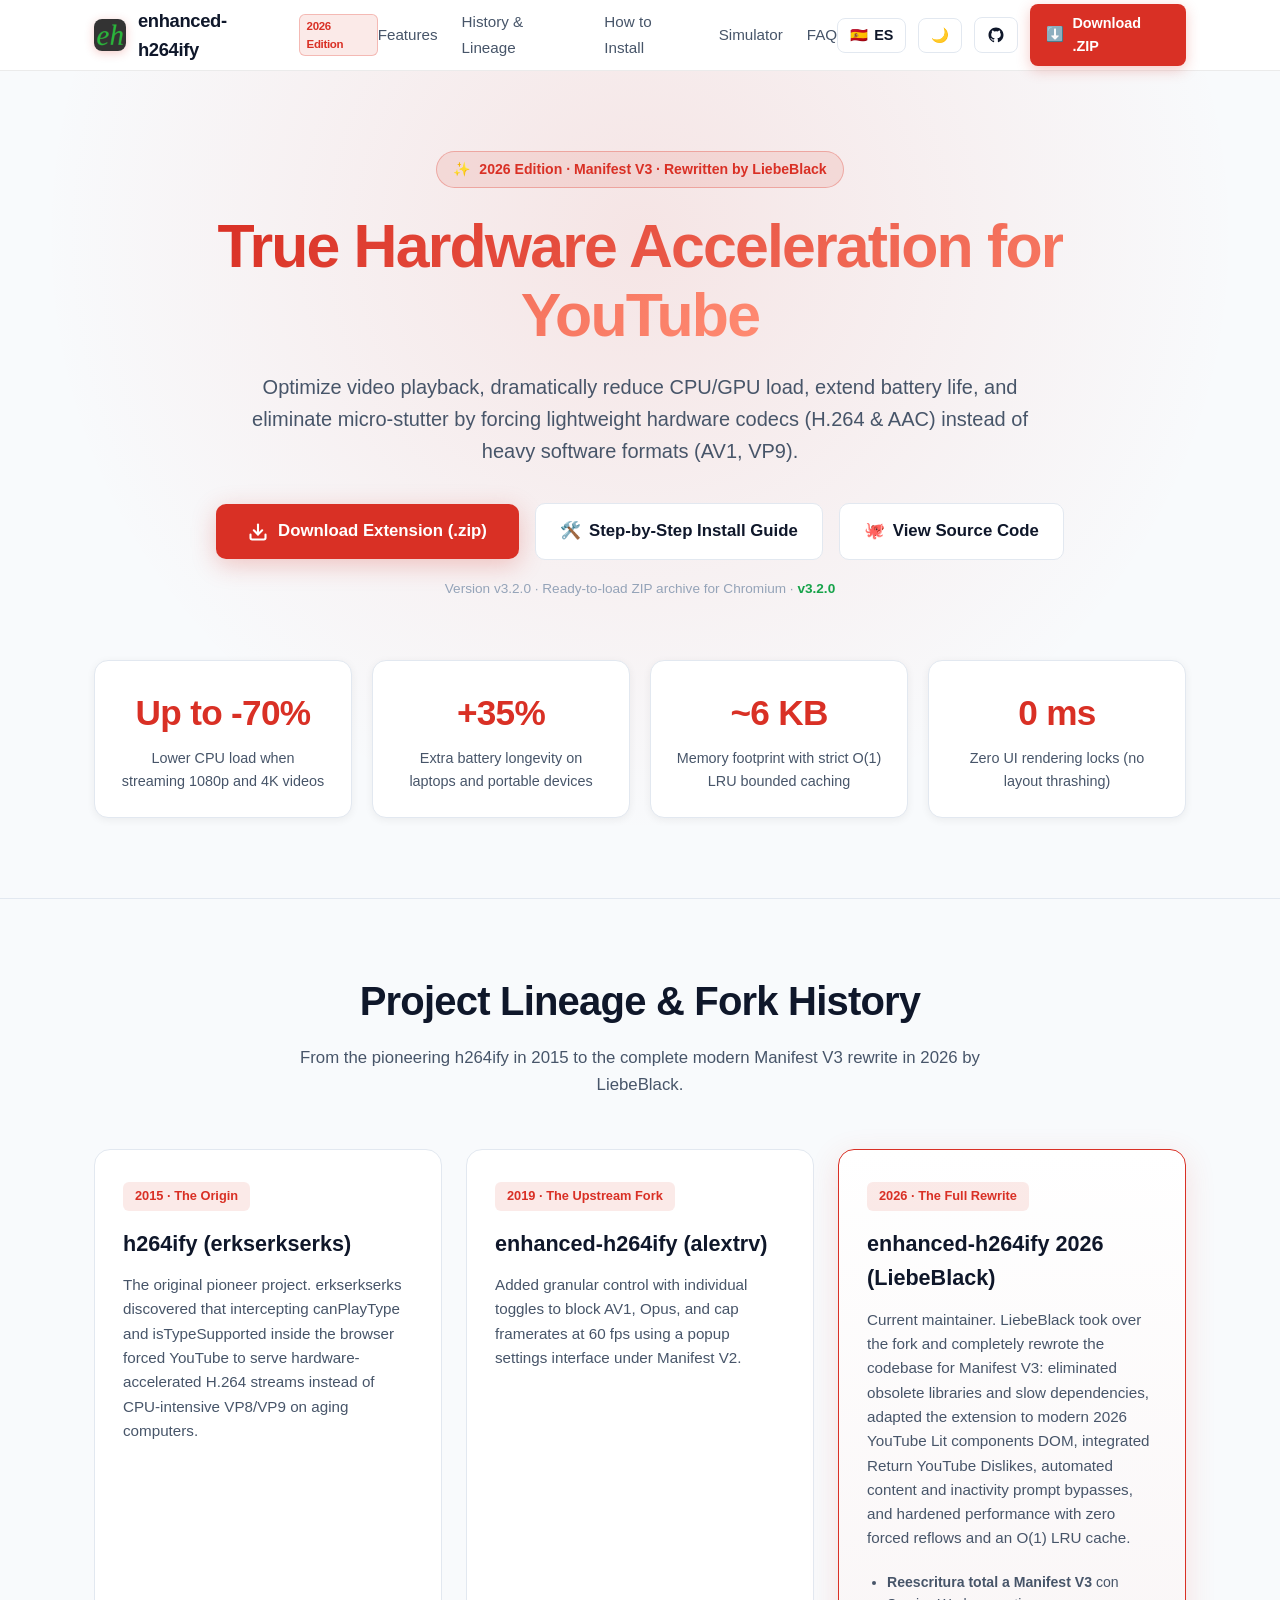
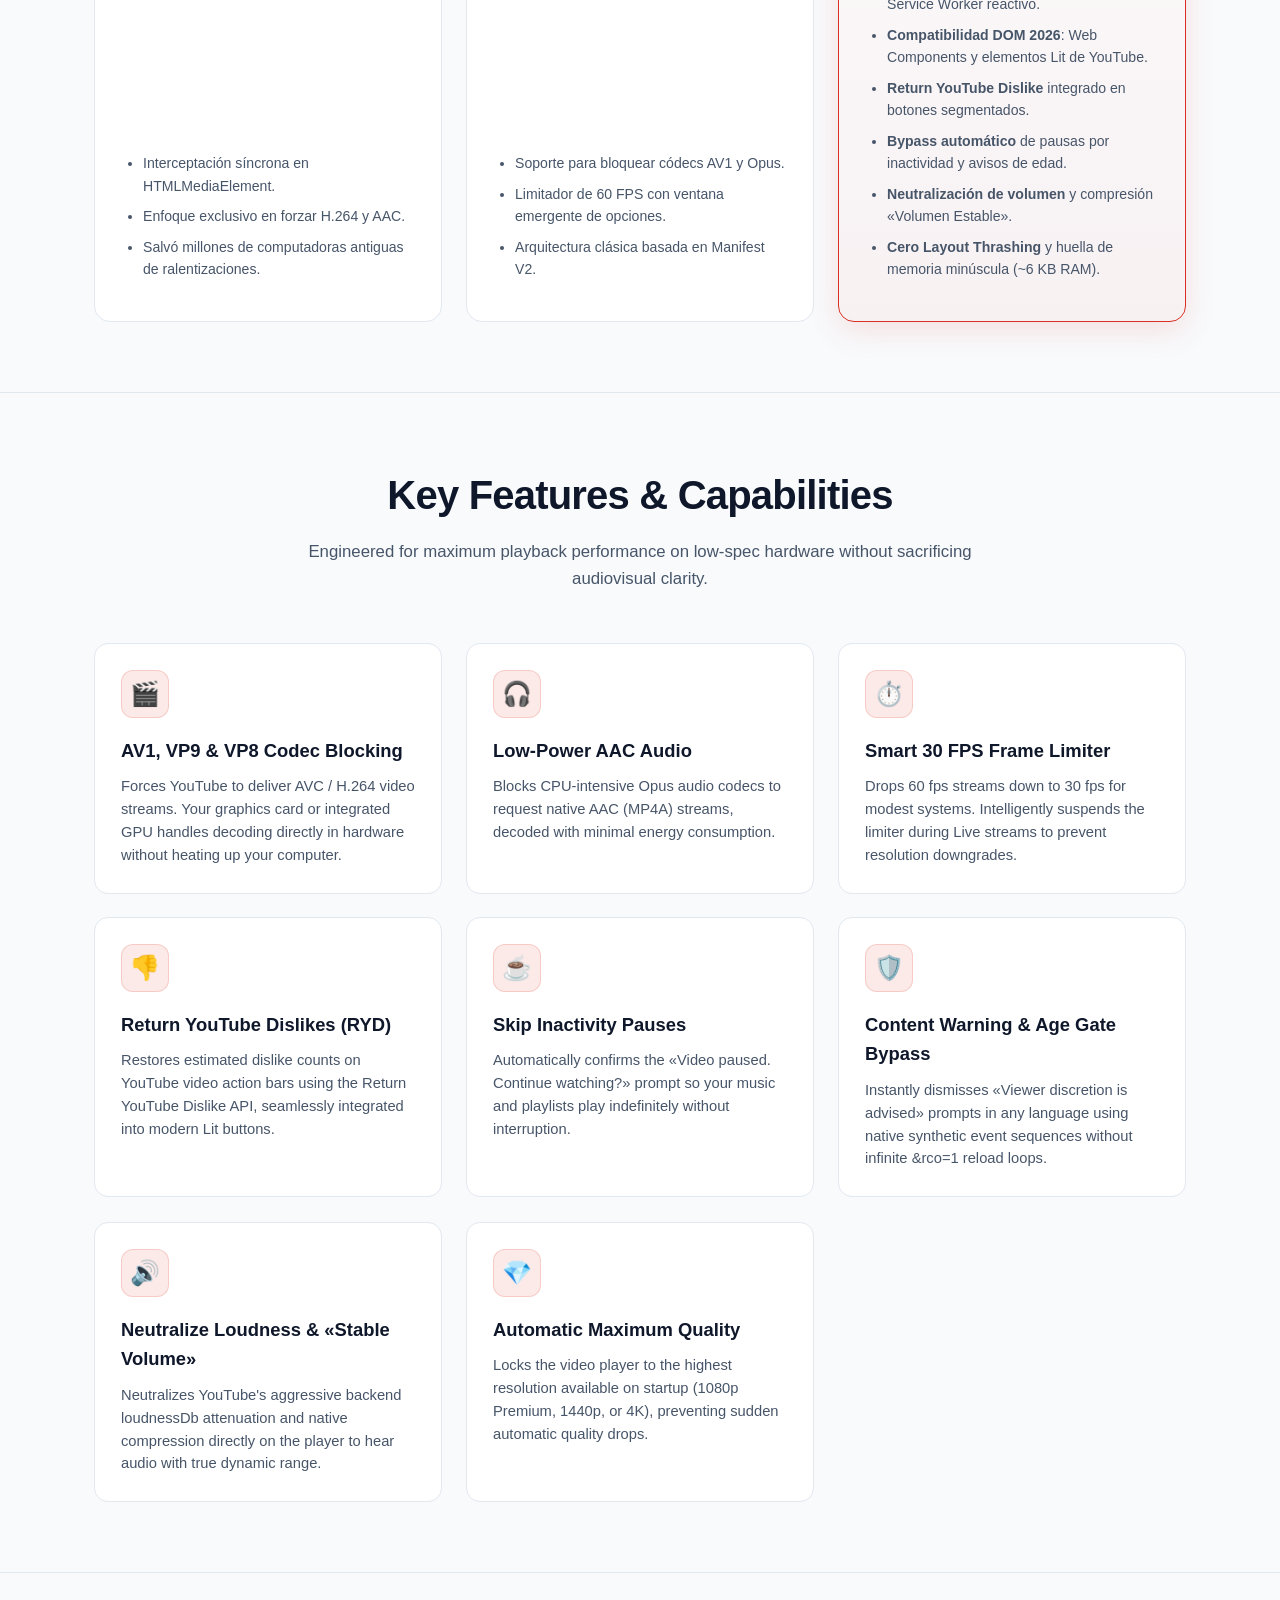
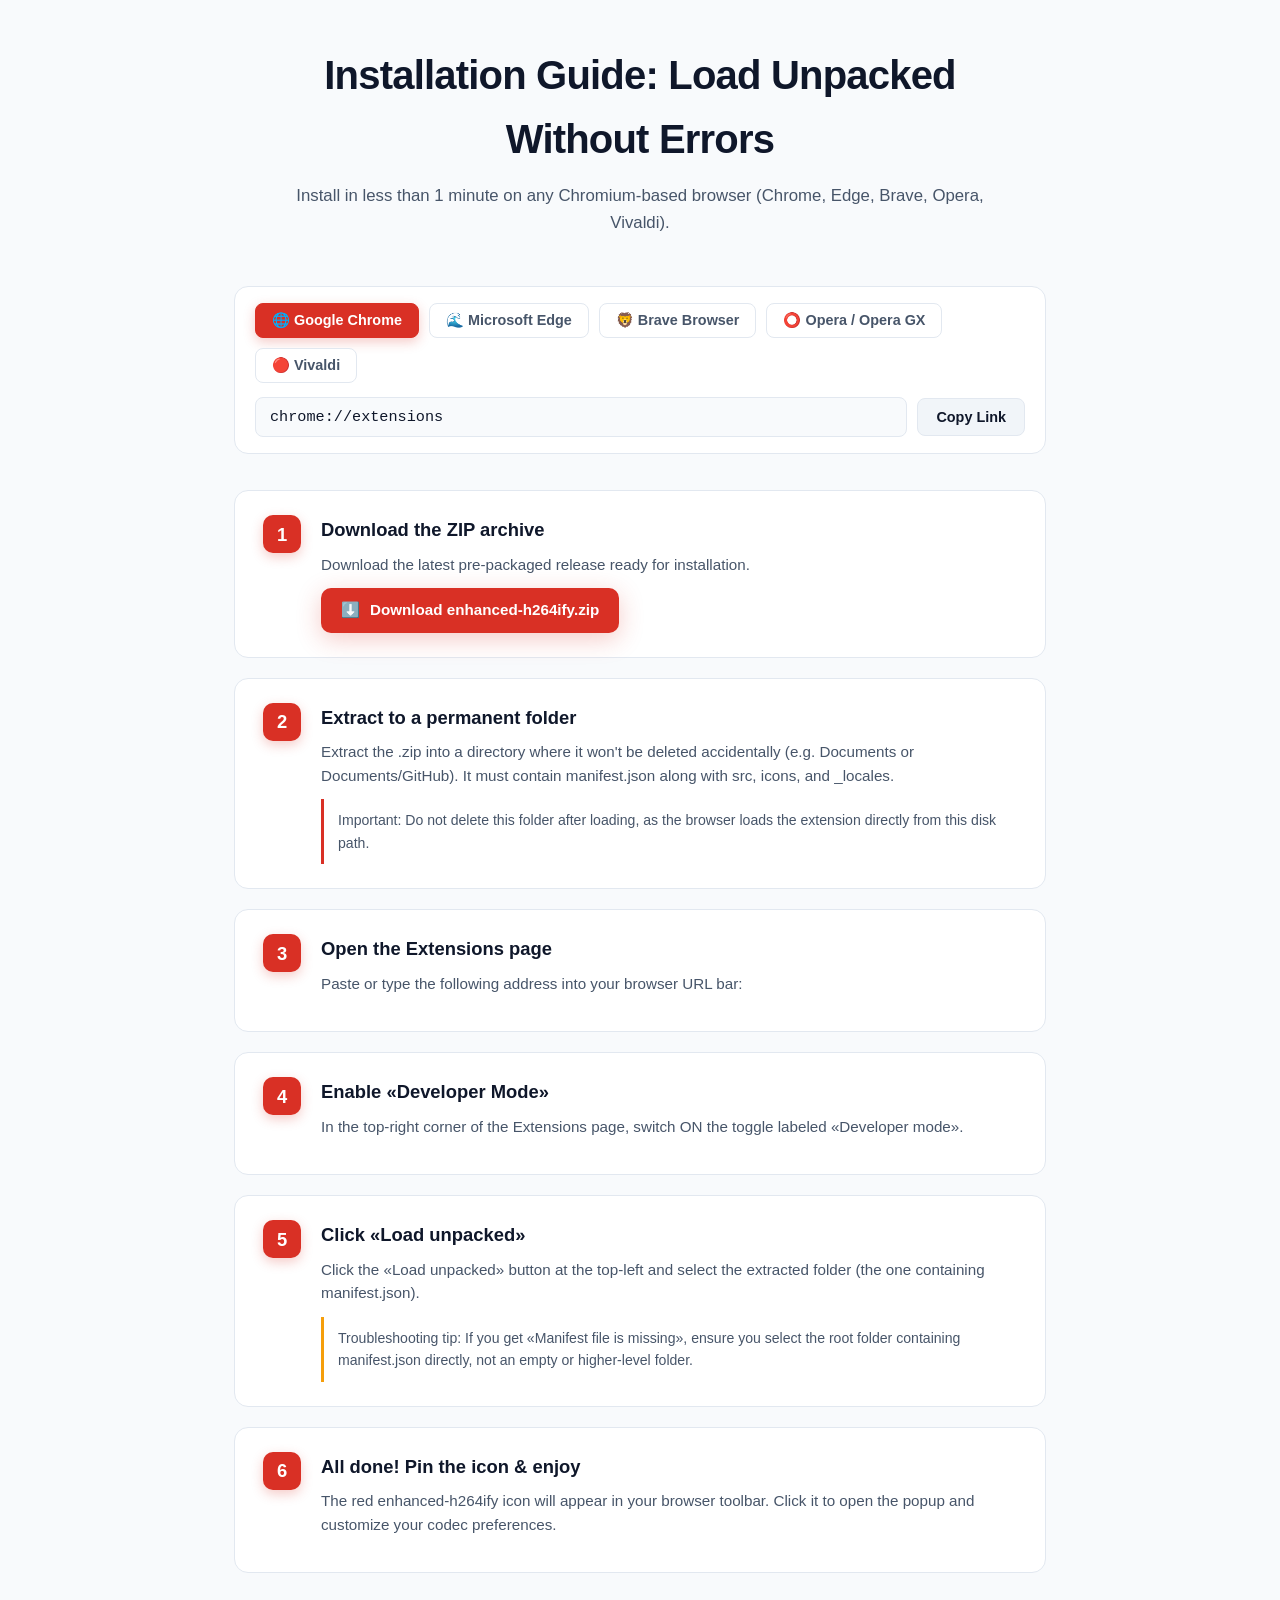
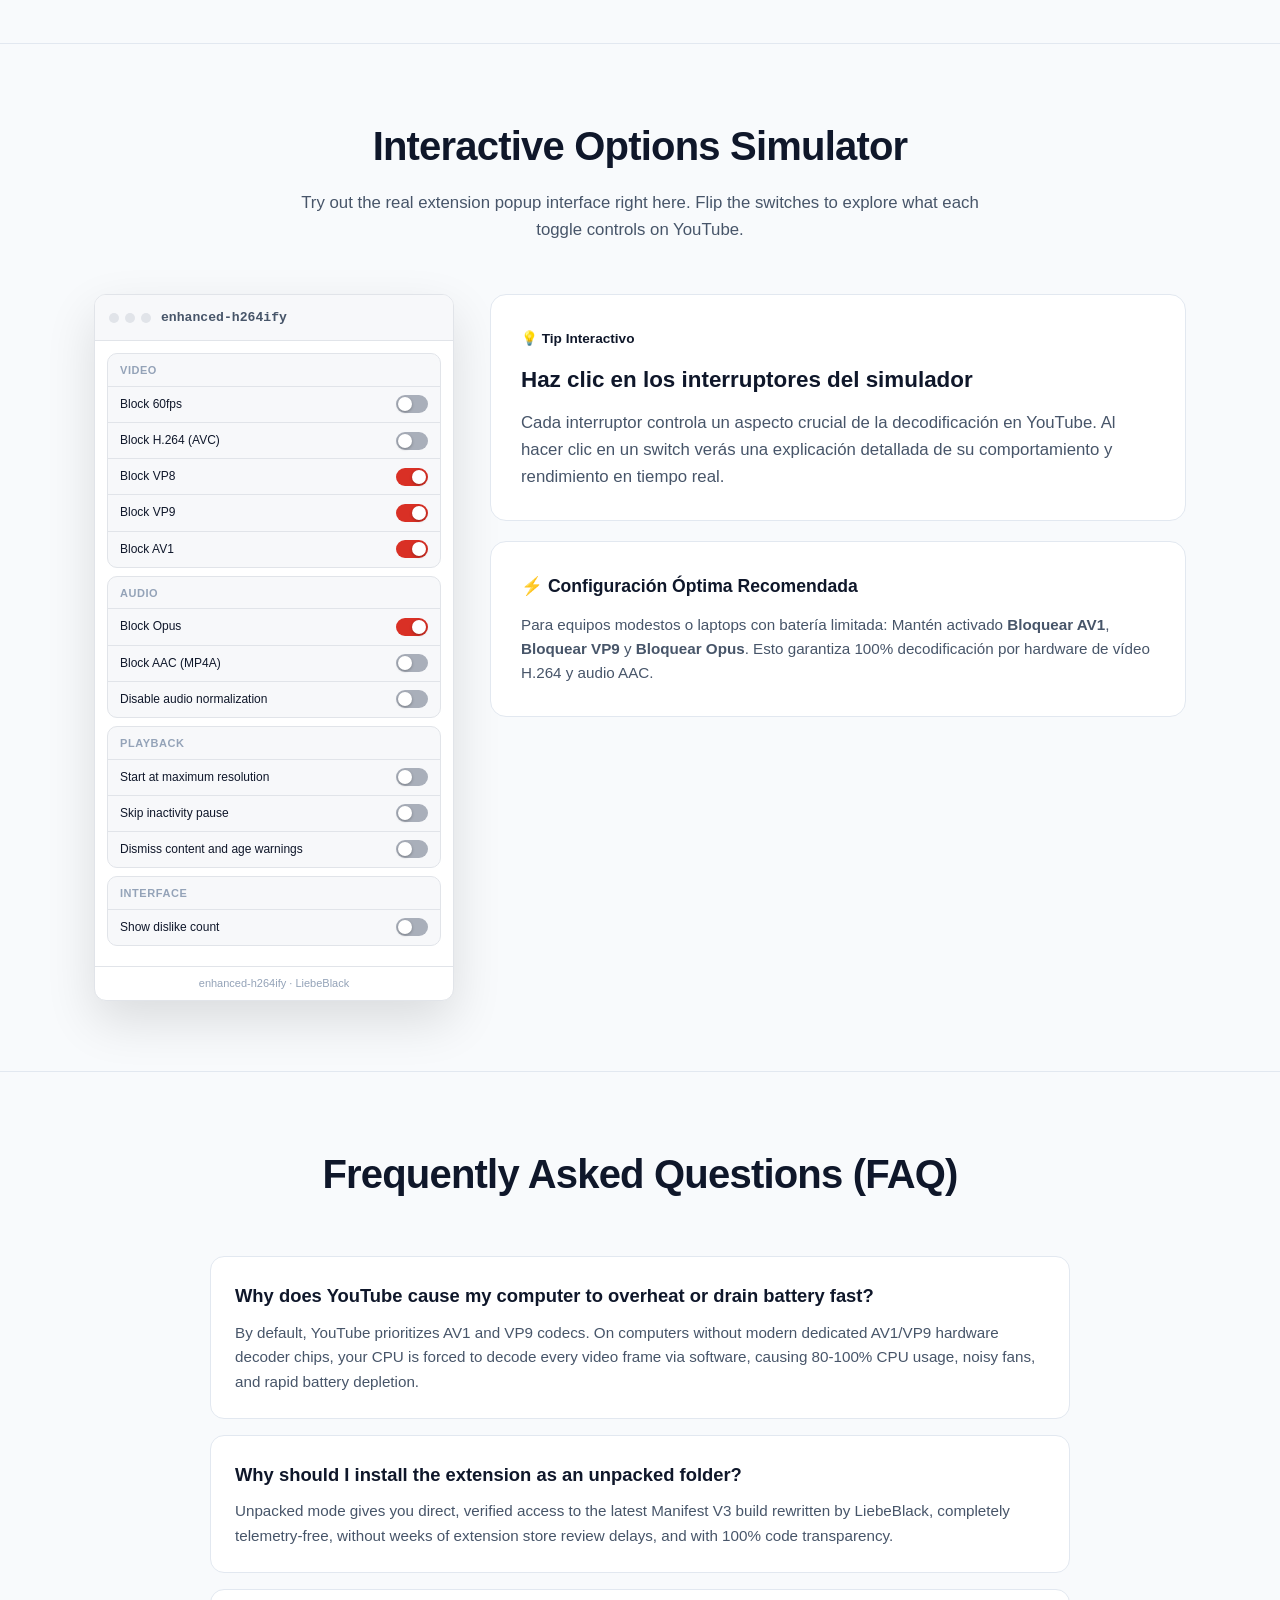
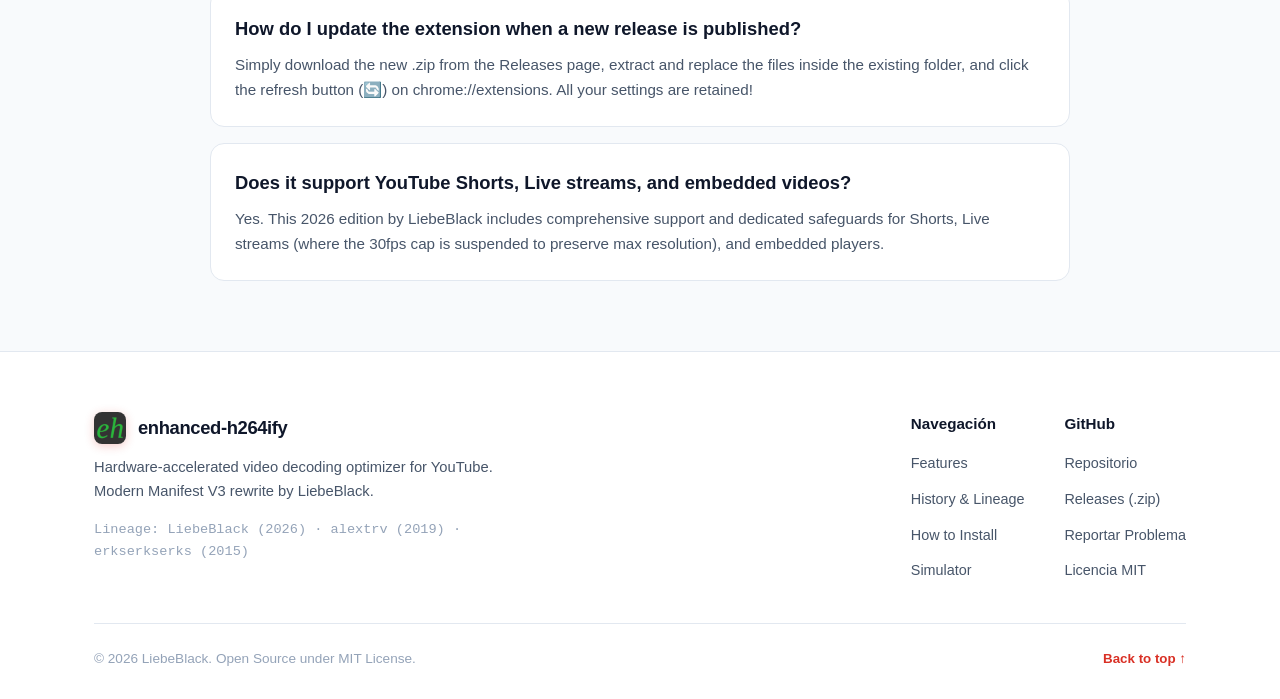
<file: docs/index.html>
<!DOCTYPE html>
<html lang="es" data-theme="dark">
<head>
  <meta charset="utf-8">
  <meta name="viewport" content="width=device-width, initial-scale=1">
  <title>enhanced-h264ify · True Hardware Acceleration for YouTube</title>
  
  <meta name="description" content="Aceleración por hardware para YouTube en navegadores Chromium. Reduce drásticamente uso de CPU, ahorra batería y elimina el lag con Manifest V3. Mantenido por LiebeBlack.">
  <meta name="theme-color" content="#e34a3c">

  <!-- OpenGraph / Social -->
  <meta property="og:title" content="enhanced-h264ify · True Hardware Acceleration for YouTube">
  <meta property="og:description" content="Fuerza códecs eficientes H.264/AAC, bloquea AV1/VP9, restaura dislikes y omite avisos en YouTube.">
  <meta property="og:type" content="website">
  <meta property="og:image" content="icons/icon128.png">

  <!-- Favicons -->
  <link rel="icon" type="image/png" sizes="16x16" href="icons/icon16.png">
  <link rel="icon" type="image/png" sizes="48x48" href="icons/icon48.png">
  <link rel="icon" type="image/png" sizes="128x128" href="icons/icon128.png">

  <!-- Stylesheet -->
  <link rel="stylesheet" href="css/style.css">
</head>
<body>

  <!-- Site Navigation -->
  <header class="site-header">
    <div class="container nav-container">
      <a href="#" class="brand">
        <img src="icons/icon48.png" alt="enhanced-h264ify logo" class="brand-icon">
        <span class="brand-title">enhanced-h264ify</span>
        <span class="brand-badge">2026 Edition</span>
      </a>

      <nav>
        <ul class="nav-links">
          <li><a href="#features" data-i18n="navFeatures">Características</a></li>
          <li><a href="#history" data-i18n="navHistory">Historia y Linaje</a></li>
          <li><a href="#install" data-i18n="navInstall">Cómo Instalar</a></li>
          <li><a href="#simulator" data-i18n="navSimulator">Simulador</a></li>
          <li><a href="#faq" data-i18n="navFaq">Preguntas</a></li>
        </ul>
      </nav>

      <div class="nav-actions">
        <button id="lang-toggle" class="btn-icon-toggle" title="Switch language" aria-label="Toggle language">
          🇺🇸 <b>EN</b>
        </button>
        <button id="theme-toggle" class="btn-icon-toggle" title="Toggle theme" aria-label="Toggle theme">
          ☀️
        </button>
        <a href="https://github.com/LiebeBlack/enhanced-h264ify" target="_blank" rel="noopener noreferrer" class="btn-icon-toggle" title="GitHub Repository">
          <svg width="18" height="18" viewBox="0 0 24 24" fill="currentColor">
            <path fill-rule="evenodd" clip-rule="evenodd" d="M12 2C6.477 2 2 6.484 2 12.017c0 4.425 2.865 8.18 6.839 9.504.5.092.682-.217.682-.483 0-.237-.008-.868-.013-1.703-2.782.605-3.369-1.343-3.369-1.343-.454-1.158-1.11-1.466-1.11-1.466-.908-.62.069-.608.069-.608 1.003.07 1.53 1.032 1.53 1.032.892 1.53 2.341 1.088 2.91.832.092-.647.35-1.088.636-1.338-2.22-.253-4.555-1.113-4.555-4.951 0-1.093.39-1.988 1.029-2.688-.103-.253-.446-1.272.098-2.65 0 0 .84-.27 2.75 1.026A9.564 9.564 0 0112 6.844c.85.004 1.705.115 2.504.337 1.909-1.296 2.747-1.027 2.747-1.027.546 1.379.202 2.398.1 2.651.64.7 1.028 1.595 1.028 2.688 0 3.848-2.339 4.695-4.566 4.943.359.309.678.92.678 1.855 0 1.338-.012 2.419-.012 2.747 0 .268.18.58.688.482A10.019 10.019 0 0022 12.017C22 6.484 17.522 2 12 2z"/>
          </svg>
        </a>
        <a href="https://github.com/LiebeBlack/enhanced-h264ify/releases/latest/download/enhanced-h264ify.zip" class="btn-nav-download btn-download-action">
          <span>⬇️</span>
          <span data-i18n="navDownload">Descargar .ZIP</span>
        </a>
      </div>
    </div>
  </header>

  <!-- Hero Section -->
  <section class="hero-section">
    <div class="container">
      <div class="hero-pill">
        <span>✨</span>
        <span data-i18n="heroBadge">Edición 2026 · Manifest V3 · Reescrito por LiebeBlack</span>
      </div>

      <h1 class="hero-title">
        <span data-i18n="heroTitle">Aceleración por Hardware real para YouTube</span>
      </h1>

      <p class="hero-subtitle" data-i18n="heroSubtitle">
        Optimiza la reproducción de vídeo, reduce drásticamente el uso de CPU/GPU, ahorra batería y elimina los micro-tirones forzando códecs ligeros por hardware (H.264 y AAC) en lugar de formatos pesados (AV1, VP9).
      </p>

      <div class="hero-cta-group">
        <a href="https://github.com/LiebeBlack/enhanced-h264ify/releases/latest/download/enhanced-h264ify.zip" class="btn-primary-download btn-download-action">
          <svg width="20" height="20" viewBox="0 0 24 24" fill="none" stroke="currentColor" stroke-width="2.5" stroke-linecap="round" stroke-linejoin="round">
            <path d="M21 15v4a2 2 0 0 1-2 2H5a2 2 0 0 1-2-2v-4"></path>
            <polyline points="7 10 12 15 17 10"></polyline>
            <line x1="12" y1="15" x2="12" y2="3"></line>
          </svg>
          <span data-i18n="btnDownload">Descargar Extensión (.zip)</span>
        </a>

        <a href="#install" class="btn-secondary">
          <span>🛠️</span>
          <span data-i18n="btnInstallGuide">Guía de Instalación Paso a Paso</span>
        </a>

        <a href="https://github.com/LiebeBlack/enhanced-h264ify" target="_blank" rel="noopener noreferrer" class="btn-secondary">
          <span>🐙</span>
          <span data-i18n="btnViewGithub">Ver Código Fuente</span>
        </a>
      </div>

      <div class="hero-version-note">
        <span data-i18n="heroVersionInfo">Versión v3.2.0 · Archivo ZIP listo para cargar en Chromium</span> · 
        <span id="release-version-tag" class="hero-version-tag">v3.2.0</span>
      </div>

      <!-- Performance Metrics Cards -->
      <div class="metrics-grid">
        <div class="metric-card">
          <div class="metric-value" data-i18n="metricCpuTitle">Hasta -70%</div>
          <div class="metric-desc" data-i18n="metricCpuDesc">Menor carga en CPU al ver vídeos en 1080p y 4K</div>
        </div>
        <div class="metric-card">
          <div class="metric-value" data-i18n="metricBatteryTitle">+35%</div>
          <div class="metric-desc" data-i18n="metricBatteryDesc">Más autonomía de batería en laptops y portátiles</div>
        </div>
        <div class="metric-card">
          <div class="metric-value" data-i18n="metricRamTitle">~6 KB</div>
          <div class="metric-desc" data-i18n="metricRamDesc">Consumo de memoria con estricto caché LRU O(1)</div>
        </div>
        <div class="metric-card">
          <div class="metric-value" data-i18n="metricReflowTitle">0 ms</div>
          <div class="metric-desc" data-i18n="metricReflowDesc">Cero bloqueos de renderizado (sin layout thrashing)</div>
        </div>
      </div>
    </div>
  </section>

  <!-- Lineage & History Section -->
  <section id="history" class="section-wrapper">
    <div class="container">
      <div class="section-header">
        <h2 class="section-title" data-i18n="historyTitle">Linaje del Proyecto e Historia del Fork</h2>
        <p class="section-subtitle" data-i18n="historySubtitle">
          Desde el pionero h264ify en 2015 hasta la reescritura moderna total para Manifest V3 en 2026 por LiebeBlack.
        </p>
      </div>

      <div class="timeline-container">
        <!-- Stage 1 -->
        <div class="timeline-card">
          <span class="timeline-badge" data-i18n="stage1Badge">2015 · El Origen</span>
          <h3 class="timeline-title" data-i18n="stage1Title">h264ify (erkserkserks)</h3>
          <p class="timeline-desc" data-i18n="stage1Desc">
            El proyecto pionero original. erkserkserks descubrió que interceptar canPlayType e isTypeSupported en el navegador obligaba a YouTube a servir flujos en H.264 (acelerados por hardware en tarjetas gráficas e integradas) en vez del costoso VP8/VP9 decodificado por CPU.
          </p>
          <ul class="timeline-bullets">
            <li>Interceptación síncrona en HTMLMediaElement.</li>
            <li>Enfoque exclusivo en forzar H.264 y AAC.</li>
            <li>Salvó millones de computadoras antiguas de ralentizaciones.</li>
          </ul>
        </div>

        <!-- Stage 2 -->
        <div class="timeline-card">
          <span class="timeline-badge" data-i18n="stage2Badge">2019 · El Fork Intermedio</span>
          <h3 class="timeline-title" data-i18n="stage2Title">enhanced-h264ify (alextrv)</h3>
          <p class="timeline-desc" data-i18n="stage2Desc">
            Añadió mayor granularidad con interruptores individuales para bloquear AV1, Opus y limitar a 60 fps mediante una ventana emergente de opciones en Manifest V2.
          </p>
          <ul class="timeline-bullets">
            <li>Soporte para bloquear códecs AV1 y Opus.</li>
            <li>Limitador de 60 FPS con ventana emergente de opciones.</li>
            <li>Arquitectura clásica basada en Manifest V2.</li>
          </ul>
        </div>

        <!-- Stage 3 (Highlighted) -->
        <div class="timeline-card highlight">
          <span class="timeline-badge" data-i18n="stage3Badge">2026 · La Reescritura Completa</span>
          <h3 class="timeline-title" data-i18n="stage3Title">enhanced-h264ify 2026 (LiebeBlack)</h3>
          <p class="timeline-desc" data-i18n="stage3Desc">
            Mantenedor actual. LiebeBlack tomó el proyecto y reescribió por completo el código para Manifest V3: eliminó librerías obsoletas y dependencias lentas, adaptó la extensión al nuevo DOM de YouTube con componentes Lit 2026, integró el contador de Dislikes, solucionó advertencias de contenido e inactividad, y optimizó el rendimiento con cero forced reflows y caché LRU O(1).
          </p>
          <ul class="timeline-bullets">
            <li><strong>Reescritura total a Manifest V3</strong> con Service Worker reactivo.</li>
            <li><strong>Compatibilidad DOM 2026</strong>: Web Components y elementos Lit de YouTube.</li>
            <li><strong>Return YouTube Dislike</strong> integrado en botones segmentados.</li>
            <li><strong>Bypass automático</strong> de pausas por inactividad y avisos de edad.</li>
            <li><strong>Neutralización de volumen</strong> y compresión «Volumen Estable».</li>
            <li><strong>Cero Layout Thrashing</strong> y huella de memoria minúscula (~6 KB RAM).</li>
          </ul>
        </div>
      </div>
    </div>
  </section>

  <!-- Key Features Section -->
  <section id="features" class="section-wrapper">
    <div class="container">
      <div class="section-header">
        <h2 class="section-title" data-i18n="featuresTitle">Características y Funciones Principales</h2>
        <p class="section-subtitle" data-i18n="featuresSubtitle">
          Diseñado para máximo rendimiento en hardware de bajos recursos sin perder fidelidad audiovisual.
        </p>
      </div>

      <div class="features-grid">
        <!-- Feat 1 -->
        <div class="feature-box">
          <div class="feature-icon-wrapper">🎬</div>
          <h3 class="feature-title" data-i18n="feat1Title">Bloqueo de AV1, VP9 y VP8</h3>
          <p class="feature-desc" data-i18n="feat1Desc">
            Obliga a YouTube a entregar vídeo codificado en AVC / H.264. Tu tarjeta gráfica o gráfica integrada decodifica el vídeo en hardware sin calentar tu ordenador.
          </p>
        </div>

        <!-- Feat 2 -->
        <div class="feature-box">
          <div class="feature-icon-wrapper">🎧</div>
          <h3 class="feature-title" data-i18n="feat2Title">Audio AAC de Bajo Consumo</h3>
          <p class="feature-desc" data-i18n="feat2Desc">
            Bloquea el códec de audio Opus para solicitar streams de audio AAC (MP4A), decodificados nativamente con mínimo impacto en batería.
          </p>
        </div>

        <!-- Feat 3 -->
        <div class="feature-box">
          <div class="feature-icon-wrapper">⏱️</div>
          <h3 class="feature-title" data-i18n="feat3Title">Límite Inteligente a 30 FPS</h3>
          <p class="feature-desc" data-i18n="feat3Desc">
            Descarta flujos de 60 fps para hardware modesto. Suspende inteligentemente el límite en transmisiones en directo (Live) para no degradar la resolución.
          </p>
        </div>

        <!-- Feat 4 -->
        <div class="feature-box">
          <div class="feature-icon-wrapper">👎</div>
          <h3 class="feature-title" data-i18n="feat4Title">Retorno de Dislikes (RYD)</h3>
          <p class="feature-desc" data-i18n="feat4Desc">
            Restaura la cantidad estimada de «No me gusta» en la barra de acciones de YouTube usando la API de Return YouTube Dislike integrada directamente en los botones Lit.
          </p>
        </div>

        <!-- Feat 5 -->
        <div class="feature-box">
          <div class="feature-icon-wrapper">☕</div>
          <h3 class="feature-title" data-i18n="feat5Title">Omitir Pausa por Inactividad</h3>
          <p class="feature-desc" data-i18n="feat5Desc">
            Confirma de forma automática el cartel de «¿El vídeo se ha pausado? ¿Deseas seguir viendo?» para que tus listas de reproducción no se interrumpan.
          </p>
        </div>

        <!-- Feat 6 -->
        <div class="feature-box">
          <div class="feature-icon-wrapper">🛡️</div>
          <h3 class="feature-title" data-i18n="feat6Title">Bypass de Avisos de Contenido y Edad</h3>
          <p class="feature-desc" data-i18n="feat6Desc">
            Acepta automáticamente advertencias como «Se recomienda discreción del espectador» en cualquier idioma mediante eventos sintéticos, sin bucles de recarga &rco=1.
          </p>
        </div>

        <!-- Feat 7 -->
        <div class="feature-box">
          <div class="feature-icon-wrapper">🔊</div>
          <h3 class="feature-title" data-i18n="feat7Title">Neutralizar Normalización y «Volumen Estable»</h3>
          <p class="feature-desc" data-i18n="feat7Desc">
            Anula la compresión dinámica agresiva de YouTube y la atenuación loudnessDb directamente en el reproductor para escuchar el audio tal como fue masterizado.
          </p>
        </div>

        <!-- Feat 8 -->
        <div class="feature-box">
          <div class="feature-icon-wrapper">💎</div>
          <h3 class="feature-title" data-i18n="feat8Title">Máxima Calidad Automática</h3>
          <p class="feature-desc" data-i18n="feat8Desc">
            Fija el reproductor en la mayor resolución posible al iniciar (1080p Premium, 1440p o 4K) evitando que YouTube baje la calidad arbitrariamente.
          </p>
        </div>
      </div>
    </div>
  </section>

  <!-- Step-by-Step Installation Guide -->
  <section id="install" class="section-wrapper">
    <div class="container install-container">
      <div class="section-header">
        <h2 class="section-title" data-i18n="installTitle">Guía de Instalación: Cargar Desempaquetada sin Errores</h2>
        <p class="section-subtitle" data-i18n="installSubtitle">
          Instalación en menos de 1 minuto en cualquier navegador basado en Chromium (Chrome, Edge, Brave, Opera, Vivaldi).
        </p>
      </div>

      <!-- Browser Tabs & Copy Bar -->
      <div class="browser-selector-card">
        <div class="browser-tabs" id="browser-tabs">
          <button class="browser-tab active" data-browser="chrome">🌐 Google Chrome</button>
          <button class="browser-tab" data-browser="edge">🌊 Microsoft Edge</button>
          <button class="browser-tab" data-browser="brave">🦁 Brave Browser</button>
          <button class="browser-tab" data-browser="opera">⭕ Opera / Opera GX</button>
          <button class="browser-tab" data-browser="vivaldi">🔴 Vivaldi</button>
        </div>

        <div class="browser-url-bar">
          <input type="text" id="browser-ext-url" class="browser-url-input" value="chrome://extensions" readonly>
          <button id="copy-url-btn" class="btn-copy">
            <span data-i18n="copyBtn">Copiar enlace</span>
          </button>
        </div>
      </div>

      <!-- Step Cards -->
      <div class="steps-list">
        <!-- Step 1 -->
        <div class="step-card">
          <div class="step-number" data-i18n="step1Num">1</div>
          <div class="step-content">
            <h3 class="step-title" data-i18n="step1Title">Descargar el archivo ZIP</h3>
            <p class="step-desc" data-i18n="step1Desc">
              Descarga la última versión empaquetada lista para usar.
            </p>
            <a href="https://github.com/LiebeBlack/enhanced-h264ify/releases/latest/download/enhanced-h264ify.zip" class="btn-primary-download btn-download-action" style="padding: 10px 20px; font-size: 0.95rem;">
              <span>⬇️</span>
              <span data-i18n="step1Btn">Descargar enhanced-h264ify.zip</span>
            </a>
          </div>
        </div>

        <!-- Step 2 -->
        <div class="step-card">
          <div class="step-number" data-i18n="step2Num">2</div>
          <div class="step-content">
            <h3 class="step-title" data-i18n="step2Title">Descomprimir en una carpeta permanente</h3>
            <p class="step-desc" data-i18n="step2Desc">
              Extrae el archivo .zip en una carpeta donde no vayas a borrarla accidentalmente (por ejemplo: Documentos o Documentos/GitHub). Debe contener manifest.json y las carpetas src, icons y _locales.
            </p>
            <div class="step-callout">
              <span data-i18n="step2Tip">Importante: No elimines la carpeta después de instalar, ya que el navegador la lee directamente desde esa ubicación.</span>
            </div>
          </div>
        </div>

        <!-- Step 3 -->
        <div class="step-card">
          <div class="step-number" data-i18n="step3Num">3</div>
          <div class="step-content">
            <h3 class="step-title" data-i18n="step3Title">Abrir la página de extensiones</h3>
            <p class="step-desc" data-i18n="step3Desc">
              Escribe o copia la dirección en la barra de navegación de tu navegador (ej: chrome://extensions, edge://extensions, etc.).
            </p>
          </div>
        </div>

        <!-- Step 4 -->
        <div class="step-card">
          <div class="step-number" data-i18n="step4Num">4</div>
          <div class="step-content">
            <h3 class="step-title" data-i18n="step4Title">Activar el «Modo de desarrollador»</h3>
            <p class="step-desc" data-i18n="step4Desc">
              En la esquina superior derecha de la página de extensiones, enciende el interruptor que dice «Modo de desarrollador» (o «Developer mode»).
            </p>
          </div>
        </div>

        <!-- Step 5 -->
        <div class="step-card">
          <div class="step-number" data-i18n="step5Num">5</div>
          <div class="step-content">
            <h3 class="step-title" data-i18n="step5Title">Hacer clic en «Cargar descomprimida»</h3>
            <p class="step-desc" data-i18n="step5Desc">
              Haz clic en el botón «Cargar descomprimida» (Load unpacked) arriba a la izquierda y selecciona la carpeta donde extrajiste la extensión (la que contiene manifest.json).
            </p>
            <div class="step-callout warning">
              <span data-i18n="step5ErrorHelp">Solución de error común: Si recibes el error «Manifest file is missing», asegúrate de seleccionar la carpeta raíz que contiene directamente a manifest.json y no una subcarpeta vacía.</span>
            </div>
          </div>
        </div>

        <!-- Step 6 -->
        <div class="step-card">
          <div class="step-number" data-i18n="step6Num">6</div>
          <div class="step-content">
            <h3 class="step-title" data-i18n="step6Title">¡Listo! Fija el icono y disfruta</h3>
            <p class="step-desc" data-i18n="step6Desc">
              Aparecerá el icono rojo de enhanced-h264ify en la barra de herramientas de tu navegador. Haz clic en él para abrir la ventana de opciones y configurar tus preferencias.
            </p>
          </div>
        </div>
      </div>
    </div>
  </section>

  <!-- Interactive Popup Simulator Section -->
  <section id="simulator" class="section-wrapper">
    <div class="container">
      <div class="section-header">
        <h2 class="section-title" data-i18n="simTitle">Simulador Interactivo de Opciones</h2>
        <p class="section-subtitle" data-i18n="simSubtitle">
          Prueba la interfaz real de la extensión aquí mismo. Activa o desactiva interruptores para ver qué efecto tienen en YouTube.
        </p>
      </div>

      <div class="simulator-layout">
        <!-- Mockup Window -->
        <div class="mockup-window">
          <div class="mockup-header">
            <div class="mockup-dots">
              <div class="mockup-dot"></div>
              <div class="mockup-dot"></div>
              <div class="mockup-dot"></div>
            </div>
            <div class="mockup-title">enhanced-h264ify</div>
          </div>

          <div class="mockup-body">
            <!-- Group Video -->
            <section class="sim-card">
              <h2 data-i18n="simCategoryVideo">Vídeo</h2>
              <ul id="sim-group-video"></ul>
            </section>

            <!-- Group Audio -->
            <section class="sim-card">
              <h2 data-i18n="simCategoryAudio">Audio</h2>
              <ul id="sim-group-audio"></ul>
            </section>

            <!-- Group Playback -->
            <section class="sim-card">
              <h2 data-i18n="simCategoryPlayback">Reproducción</h2>
              <ul id="sim-group-playback"></ul>
            </section>

            <!-- Group Interface -->
            <section class="sim-card">
              <h2 data-i18n="simCategoryInterface">Interfaz</h2>
              <ul id="sim-group-interface"></ul>
            </section>
          </div>

          <div class="mockup-footer">
            <span data-i18n="simFooterAttribution">enhanced-h264ify · LiebeBlack</span>
          </div>
        </div>

        <!-- Feedback Pane -->
        <div class="sim-info-pane">
          <div class="feedback-card" id="sim-feedback-box">
            <div class="feedback-badge">💡 Tip Interactivo</div>
            <div class="feedback-title">Haz clic en los interruptores del simulador</div>
            <p class="feedback-desc">
              Cada interruptor controla un aspecto crucial de la decodificación en YouTube. Al hacer clic en un switch verás una explicación detallada de su comportamiento y rendimiento en tiempo real.
            </p>
          </div>

          <div class="feedback-card" style="background: var(--bg-secondary);">
            <div class="feedback-title" style="font-size: 1.1rem;">⚡ Configuración Óptima Recomendada</div>
            <p class="feedback-desc" style="font-size: 0.95rem;">
              Para equipos modestos o laptops con batería limitada: Mantén activado <strong>Bloquear AV1</strong>, <strong>Bloquear VP9</strong> y <strong>Bloquear Opus</strong>. Esto garantiza 100% decodificación por hardware de vídeo H.264 y audio AAC.
            </p>
          </div>
        </div>
      </div>
    </div>
  </section>

  <!-- FAQ Section -->
  <section id="faq" class="section-wrapper">
    <div class="container">
      <div class="section-header">
        <h2 class="section-title" data-i18n="faqTitle">Preguntas Frecuentes (FAQ)</h2>
      </div>

      <div class="faq-grid">
        <div class="faq-card">
          <h3 class="faq-question" data-i18n="faq1Q">¿Por qué YouTube hace que mi computadora se caliente o consuma mucha batería?</h3>
          <p class="faq-answer" data-i18n="faq1A">
            Por defecto, YouTube prioriza códecs como AV1 y VP9. En equipos sin tarjetas gráficas modernas con soporte de hardware dedicado para AV1, el procesador (CPU) debe decodificar cada cuadro por software, lo que genera 80-100% de uso de CPU, ventiladores al máximo y drenaje rápido de la batería.
          </p>
        </div>

        <div class="faq-card">
          <h3 class="faq-question" data-i18n="faq2Q">¿Por qué instalar la extensión en modo desempaquetado?</h3>
          <p class="faq-answer" data-i18n="faq2A">
            El modo desempaquetado te brinda acceso directo al código fuente más reciente mantenido por LiebeBlack con Manifest V3, sin telemetría, sin tiempos de espera por revisiones de tiendas de extensiones y con la garantía total de transparencia y privacidad.
          </p>
        </div>

        <div class="faq-card">
          <h3 class="faq-question" data-i18n="faq3Q">¿Cómo se actualiza la extensión cuando haya una nueva versión?</h3>
          <p class="faq-answer" data-i18n="faq3A">
            Solo tienes que descargar el nuevo .zip desde la sección de Releases, extraer los archivos reemplazando los antiguos en la misma carpeta, y presionar el icono de recargar (🔄) en chrome://extensions. ¡Toda tu configuración se mantendrá intacta!
          </p>
        </div>

        <div class="faq-card">
          <h3 class="faq-question" data-i18n="faq4Q">¿Es compatible con YouTube Shorts, emisiones en directo y vídeos insertados?</h3>
          <p class="faq-answer" data-i18n="faq4A">
            Sí. Esta versión 2026 de LiebeBlack incluye soporte nativo y reglas especiales para Shorts, Lives (donde desactiva inteligentemente el tope de 30fps para no bajar resolución) y reproductores embebidos.
          </p>
        </div>
      </div>
    </div>
  </section>

  <!-- Site Footer -->
  <footer class="site-footer">
    <div class="container">
      <div class="footer-top">
        <div class="footer-brand-pane">
          <a href="#" class="brand">
            <img src="icons/icon48.png" alt="logo" class="brand-icon">
            <span class="brand-title">enhanced-h264ify</span>
          </a>
          <p class="footer-desc" data-i18n="footerDesc">
            Optimización de decodificación por hardware para YouTube. Reescritura moderna para Manifest V3 por LiebeBlack.
          </p>
          <div class="footer-lineage" data-i18n="footerLineage">
            Linaje: LiebeBlack (2026) · alextrv (2019) · erkserkserks (2015)
          </div>
        </div>

        <div class="footer-links-pane">
          <div class="footer-col">
            <h4>Navegación</h4>
            <ul>
              <li><a href="#features" data-i18n="navFeatures">Características</a></li>
              <li><a href="#history" data-i18n="navHistory">Historia y Linaje</a></li>
              <li><a href="#install" data-i18n="navInstall">Cómo Instalar</a></li>
              <li><a href="#simulator" data-i18n="navSimulator">Simulador</a></li>
            </ul>
          </div>

          <div class="footer-col">
            <h4>GitHub</h4>
            <ul>
              <li><a href="https://github.com/LiebeBlack/enhanced-h264ify" target="_blank" rel="noopener noreferrer">Repositorio</a></li>
              <li><a href="https://github.com/LiebeBlack/enhanced-h264ify/releases" target="_blank" rel="noopener noreferrer">Releases (.zip)</a></li>
              <li><a href="https://github.com/LiebeBlack/enhanced-h264ify/issues" target="_blank" rel="noopener noreferrer">Reportar Problema</a></li>
              <li><a href="https://github.com/LiebeBlack/enhanced-h264ify/blob/master/LICENSE" target="_blank" rel="noopener noreferrer">Licencia MIT</a></li>
            </ul>
          </div>
        </div>
      </div>

      <div class="footer-bottom">
        <div>
          © 2026 LiebeBlack. <span data-i18n="footerLicense">Licencia de código abierto MIT.</span>
        </div>
        <button id="scroll-top-btn" class="btn-scroll-top" data-i18n="footerScrollTop">
          Subir al inicio ↑
        </button>
      </div>
    </div>
  </footer>

  <!-- Scripts -->
  <script src="js/i18n.js"></script>
  <script src="js/app.js"></script>
</body>
</html>
</file>
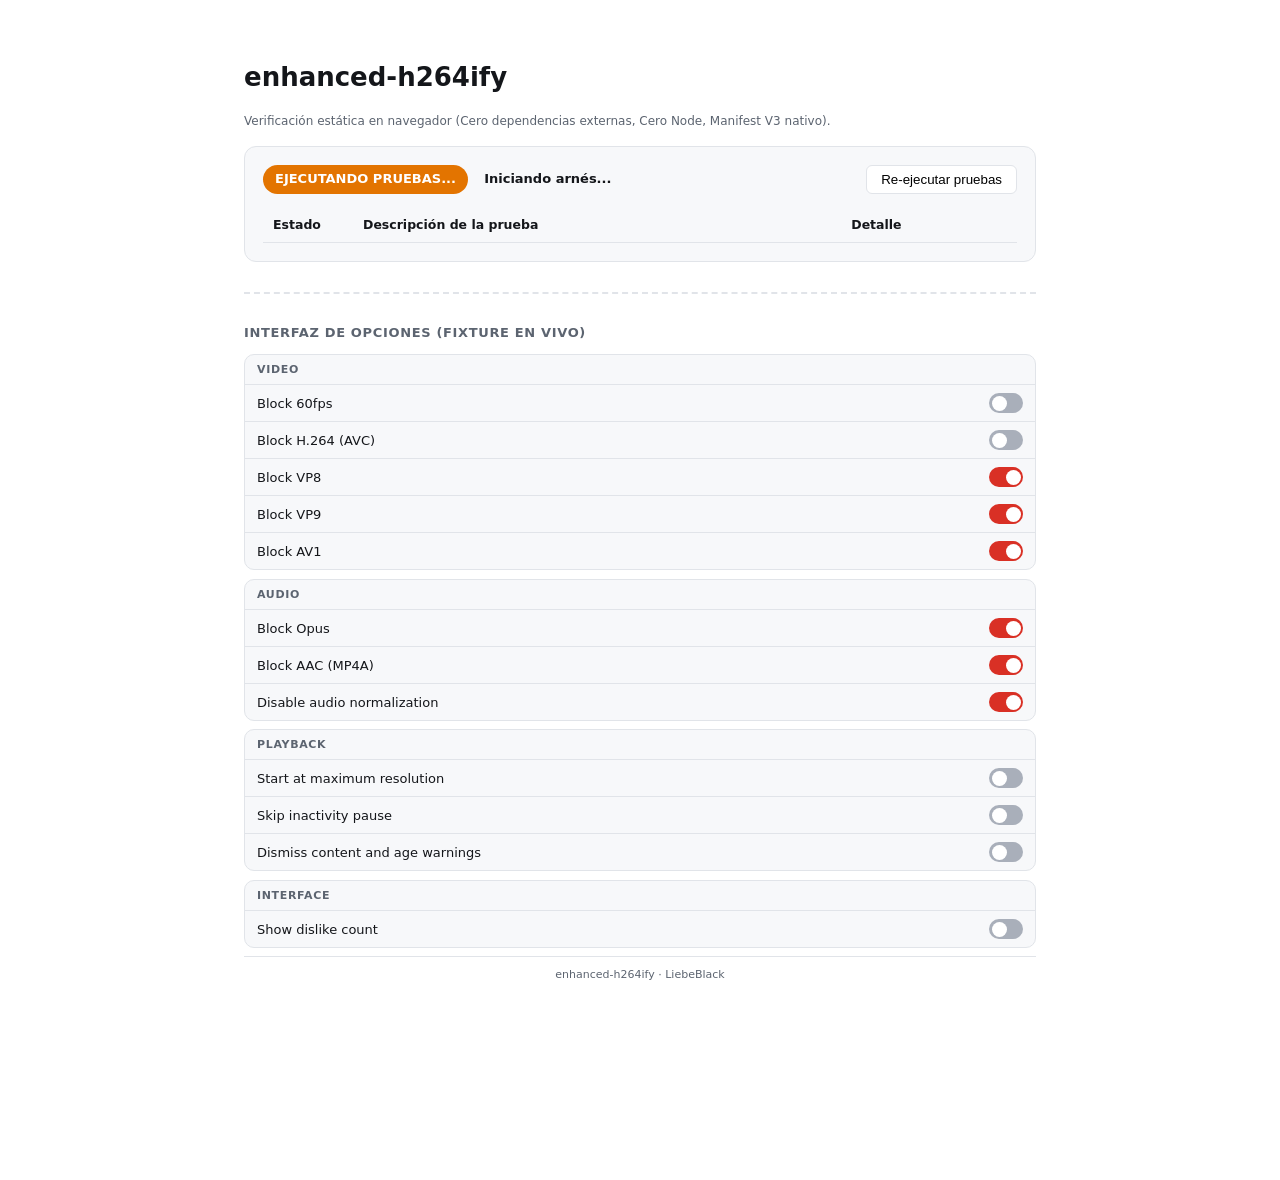
<file: audit-harness.html>
<!DOCTYPE html>
<html lang="es">
<head>
   <meta charset="utf-8">
   <meta name="viewport" content="width=device-width, initial-scale=1">
   <title data-i18n="optionsTitle">enhanced-h264ify Audit Harness</title>
   <link rel="stylesheet" href="src/options/options.css">
   <style>
     body {
       width: 820px;
       max-width: 95vw;
       margin: 20px auto;
       user-select: auto;
     }
     .harness-dashboard {
       border: 1px solid var(--border);
       border-radius: 12px;
       background: var(--surface);
       padding: 18px;
       margin-bottom: 20px;
     }
     .harness-badge {
       display: inline-block;
       padding: 5px 12px;
       border-radius: 999px;
       font-weight: 700;
       font-size: 13px;
     }
     .badge-pass { background: #137333; color: #fff; }
     .badge-fail { background: #c5221f; color: #fff; }
     .badge-running { background: #e37400; color: #fff; }
     .results-table {
       margin-top: 14px;
       border-collapse: collapse;
       width: 100%;
       font-size: 12.5px;
     }
     .results-table td, .results-table th {
       padding: 8px 10px;
       border-bottom: 1px solid var(--border);
       text-align: left;
     }
     .results-table tr.pass td:first-child { color: #137333; font-weight: 600; }
     .results-table tr.fail td:first-child { color: #c5221f; font-weight: 700; background: #fce8e6; }
     .fixture-section {
       border-top: 2px dashed var(--border);
       padding-top: 20px;
       margin-top: 30px;
     }
   </style>
</head>
<body>
   <header>
      <h1 data-i18n="optionsTitle">enhanced-h264ify — Suite de Auditoría y Verificación</h1>
      <p style="color:var(--muted); font-size:12px; margin:4px 0 16px;">
        Verificación estática en navegador (Cero dependencias externas, Cero Node, Manifest V3 nativo).
      </p>
   </header>

   <section class="harness-dashboard">
      <div style="display:flex; justify-content:space-between; align-items:center;">
        <div>
          <span id="harness-badge" class="harness-badge badge-running">EJECUTANDO PRUEBAS...</span>
          <span id="harness-summary" style="margin-left:12px; font-weight:600;">Iniciando arnés...</span>
        </div>
        <button type="button" onclick="location.reload()" style="padding:6px 14px; border-radius:6px; border:1px solid var(--border); background:var(--bg); cursor:pointer;">
          Re-ejecutar pruebas
        </button>
      </div>

      <table class="results-table">
        <thead>
          <tr>
            <th style="width:90px;">Estado</th>
            <th>Descripción de la prueba</th>
            <th>Detalle</th>
          </tr>
        </thead>
        <tbody id="results-body"></tbody>
      </table>
   </section>

   <section class="fixture-section">
      <h2 style="font-size:13px; color:var(--muted); text-transform:uppercase; letter-spacing:0.05em; margin-bottom:12px;">
        Interfaz de Opciones (Fixture en Vivo)
      </h2>
      <main>
         <section class="card">
            <h2 data-i18n="optionsTitleVideo">Video</h2>
            <ul id="group-video"></ul>
         </section>
         <section class="card">
            <h2 data-i18n="optionsTitleAudio">Audio</h2>
            <ul id="group-audio"></ul>
         </section>
         <section class="card">
            <h2 data-i18n="optionsTitlePlayback">Playback</h2>
            <ul id="group-playback"></ul>
         </section>
         <section class="card">
            <h2 data-i18n="optionsTitleInterface">Interface</h2>
            <ul id="group-interface"></ul>
         </section>
      </main>
      <footer>
         <p class="credit" data-i18n="attribution"></p>
      </footer>
   </section>

   <!-- Carga de módulos de la extensión -->
   <script src=".harness-mock.js"></script>
   <script src="src/common/config.js"></script>
   <script src="src/content/bridge.js"></script>
   <script src="src/content/codec-guard.js"></script>
   <script src="src/content/loudness.js"></script>
   <script src="src/content/playback.js"></script>
   <script src="src/content/player-control.js"></script>
   <script src="src/content/dislikes.js"></script>
   <script src="src/options/options.js"></script>
   <script src=".harness-tests.js"></script>

   <script>
     const monitorResults = () => {
       if (!globalThis.__DONE__) {
         setTimeout(monitorResults, 40);
         return;
       }
       const badge = document.getElementById('harness-badge');
       const summary = document.getElementById('harness-summary');
       const tbody = document.getElementById('results-body');
       const results = globalThis.__RESULTS__ || [];

       tbody.innerHTML = '';
       let pass = 0;
       let fail = 0;

       for (const res of results) {
         const parts = res.split(' | ');
         const status = parts[0];
         const name = parts[1] || '';
         const detail = parts[2] || '';
         const isPass = status === 'PASS';
         if (isPass) pass++; else fail++;

         const tr = document.createElement('tr');
         tr.className = isPass ? 'pass' : 'fail';
         tr.innerHTML = `<td>[${status}]</td><td>${name}</td><td style="color:var(--muted); font-size:11.5px;">${detail}</td>`;
         tbody.appendChild(tr);
       }

       if (fail === 0) {
         badge.className = 'harness-badge badge-pass';
         badge.textContent = '100% PRUEBAS PASADAS';
       } else {
         badge.className = 'harness-badge badge-fail';
         badge.textContent = `${fail} FALLARON`;
       }
       summary.textContent = `${pass} pasadas de ${results.length} pruebas totales (${fail} errores).`;
     };
     monitorResults();
   </script>
</body>
</html>
</file>
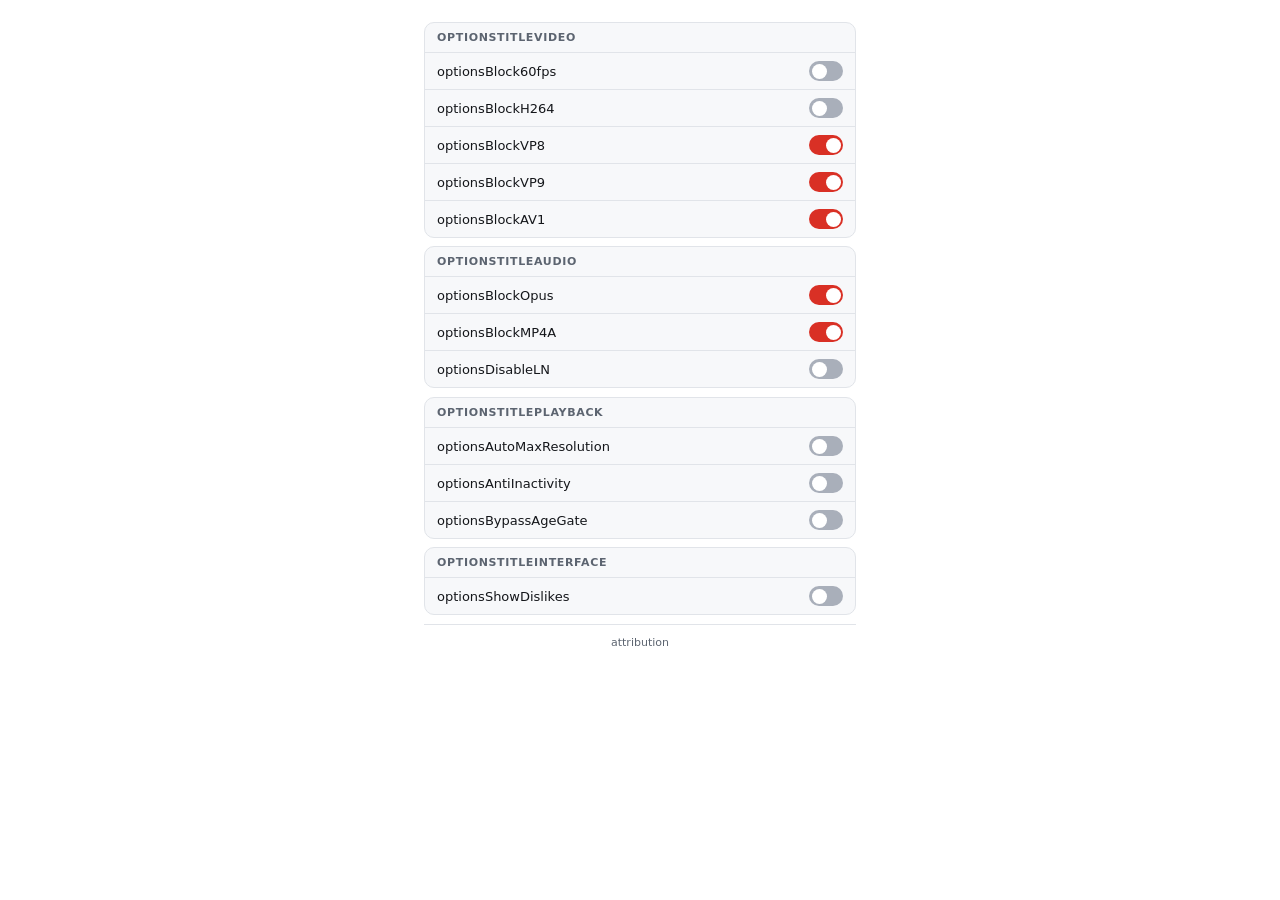
<file: options.html>
<!DOCTYPE html>
<html lang="es">
   <!-- Modified and improved by LiebeBlack -->
   <head>
      <meta charset="utf-8">
      <meta name="viewport" content="width=device-width, initial-scale=1">
      <title data-i18n="optionsTitle">enhanced-h264ify</title>
      <link rel="stylesheet" href="src/options/options.css">
   </head>
   <body>
      <main>
         <section class="card">
            <h2 data-i18n="optionsTitleVideo">Video</h2>
            <ul id="group-video"></ul>
         </section>
         <section class="card">
            <h2 data-i18n="optionsTitleAudio">Audio</h2>
            <ul id="group-audio"></ul>
         </section>
         <section class="card">
            <h2 data-i18n="optionsTitlePlayback">Reproducción</h2>
            <ul id="group-playback"></ul>
         </section>
         <section class="card">
            <h2 data-i18n="optionsTitleInterface">Interfaz</h2>
            <ul id="group-interface"></ul>
         </section>
      </main>
      <footer>
         <p class="credit" data-i18n="attribution"></p>
      </footer>
      <script src="src/common/config.js"></script>
      <script src="src/options/options.js"></script>
   </body>
</html>
</file>
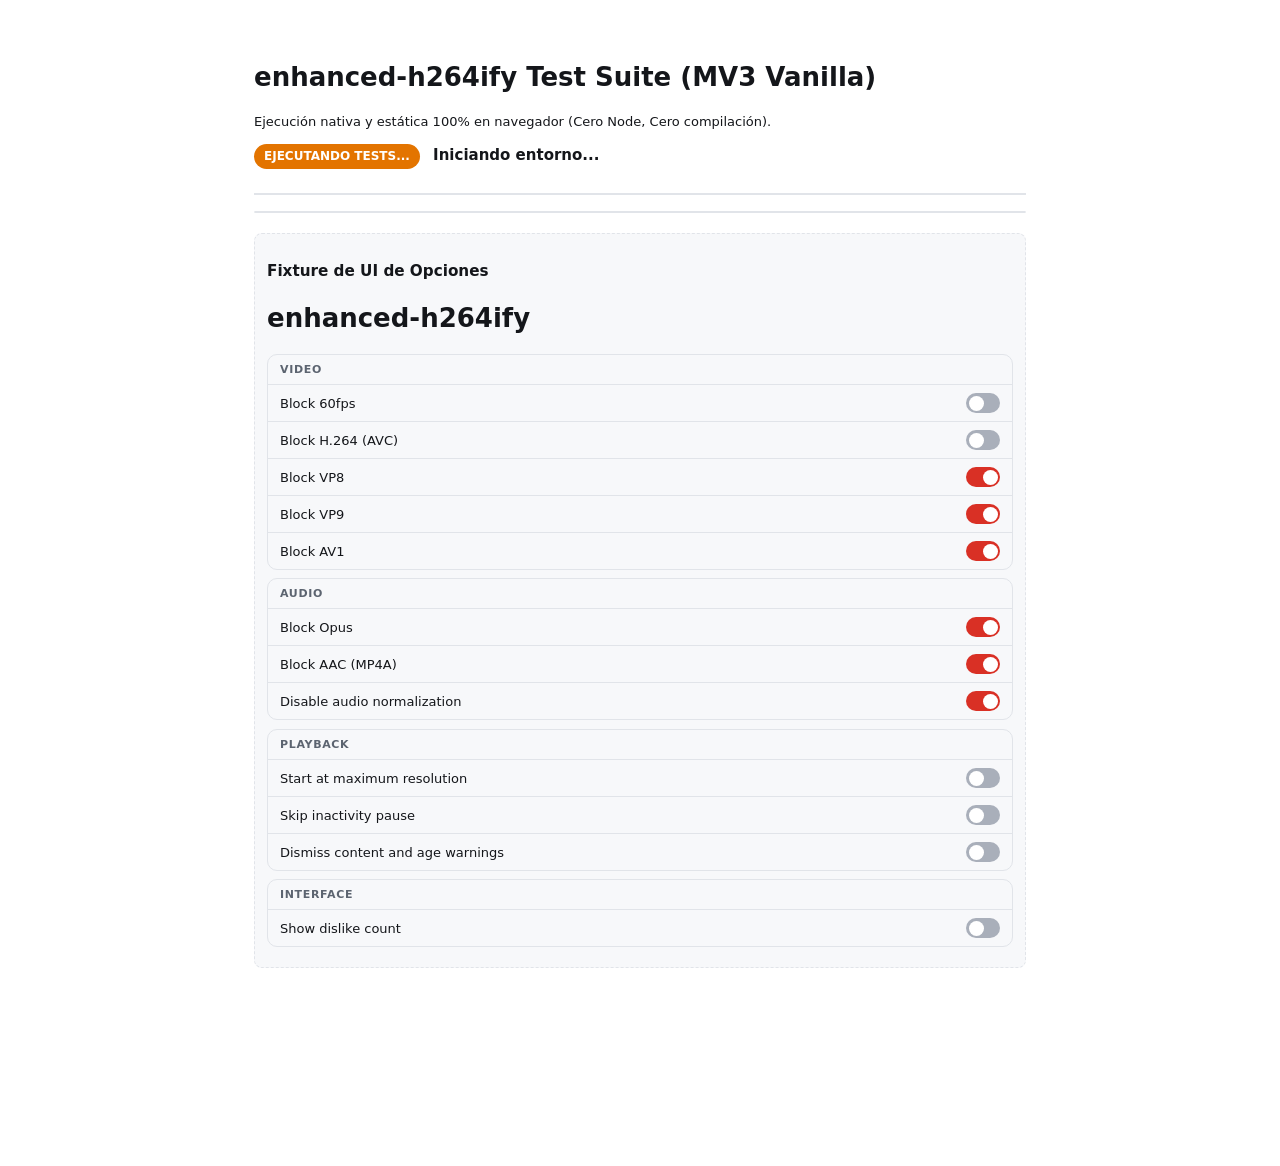
<file: tests/test-runner.html>
<!DOCTYPE html>
<html lang="es">
<head>
  <meta charset="utf-8">
  <meta name="viewport" content="width=device-width, initial-scale=1">
  <title>enhanced-h264ify Test Suite (Zero-Node Static Runner)</title>
  <link rel="stylesheet" href="../src/options/options.css">
  <style>
    body {
      width: 800px;
      max-width: 95vw;
      margin: 20px auto;
      font-family: system-ui, -apple-system, BlinkMacSystemFont, 'Segoe UI', Roboto, sans-serif;
    }
    .test-suite-header {
      border-bottom: 2px solid var(--border);
      padding-bottom: 12px;
      margin-bottom: 16px;
    }
    .badge {
      display: inline-block;
      padding: 4px 10px;
      border-radius: 999px;
      font-size: 12px;
      font-weight: 700;
      margin-right: 8px;
    }
    .badge-pass { background: #137333; color: white; }
    .badge-fail { background: #c5221f; color: white; }
    .badge-running { background: #e37400; color: white; }
    .test-result-item {
      padding: 8px 12px;
      border-bottom: 1px solid var(--border);
      display: flex;
      justify-content: space-between;
      align-items: center;
      font-size: 13px;
    }
    .test-result-item.pass { color: #137333; }
    .test-result-item.fail { color: #c5221f; font-weight: bold; background: #fce8e6; }
    .harness-fixture {
      border: 1px dashed var(--border);
      padding: 12px;
      margin-top: 20px;
      border-radius: 8px;
      background: var(--surface);
    }
    #results-summary {
      font-size: 15px;
      font-weight: 650;
      margin: 12px 0;
    }
  </style>
</head>
<body>
  <div class="test-suite-header">
    <h1>enhanced-h264ify Test Suite (MV3 Vanilla)</h1>
    <p>Ejecución nativa y estática 100% en navegador (Cero Node, Cero compilación).</p>
    <div id="results-summary">
      <span id="suite-badge" class="badge badge-running">EJECUTANDO TESTS...</span>
      <span id="suite-stats">Iniciando entorno...</span>
    </div>
  </div>

  <div id="test-list" class="card"></div>

  <!-- Contenedor visual del fixture de la extensión -->
  <div class="harness-fixture">
    <h3>Fixture de UI de Opciones</h3>
    <header>
       <h1 data-i18n="optionsTitle">enhanced-h264ify</h1>
    </header>
    <main>
       <section class="card">
          <h2 data-i18n="optionsTitleVideo">Video</h2>
          <ul id="group-video"></ul>
       </section>
       <section class="card">
          <h2 data-i18n="optionsTitleAudio">Audio</h2>
          <ul id="group-audio"></ul>
       </section>
       <section class="card">
          <h2 data-i18n="optionsTitlePlayback">Playback</h2>
          <ul id="group-playback"></ul>
       </section>
       <section class="card">
          <h2 data-i18n="optionsTitleInterface">Interface</h2>
          <ul id="group-interface"></ul>
       </section>
    </main>
  </div>

  <!-- Scripts en orden de ejecución -->
  <script src="../.harness-mock.js"></script>
  <script src="../src/common/config.js"></script>
  <script src="../src/content/bridge.js"></script>
  <script src="../src/content/codec-guard.js"></script>
  <script src="../src/content/loudness.js"></script>
  <script src="../src/content/playback.js"></script>
  <script src="../src/content/player-control.js"></script>
  <script src="../src/content/dislikes.js"></script>
  <script src="../src/options/options.js"></script>
  <script src="../.harness-tests.js"></script>

  <script>
    const renderTestResults = () => {
      if (!globalThis.__DONE__) {
        setTimeout(renderTestResults, 50);
        return;
      }
      const results = globalThis.__RESULTS__ || [];
      const listEl = document.getElementById('test-list');
      const badgeEl = document.getElementById('suite-badge');
      const statsEl = document.getElementById('suite-stats');

      let passCount = 0;
      let failCount = 0;

      listEl.innerHTML = '';
      for (const line of results) {
        const [status, name, detail] = line.split(' | ');
        const isPass = status === 'PASS';
        if (isPass) passCount++; else failCount++;

        const row = document.createElement('div');
        row.className = `test-result-item ${isPass ? 'pass' : 'fail'}`;
        row.innerHTML = `<span><strong>[${status}]</strong> ${name}</span><span>${detail || ''}</span>`;
        listEl.appendChild(row);
      }

      if (failCount === 0) {
        badgeEl.className = 'badge badge-pass';
        badgeEl.textContent = 'TODOS LOS TESTS PASARON';
      } else {
        badgeEl.className = 'badge badge-fail';
        badgeEl.textContent = `${failCount} TESTS FALLARON`;
      }
      statsEl.textContent = `${passCount} pasados, ${failCount} fallados, ${results.length} totales.`;
    };
    renderTestResults();
  </script>
</body>
</html>
</file>
<file: docs/css/style.css>
/**
 * enhanced-h264ify Official Docs & Showcase Stylesheet
 * High-performance, clean, ultra-responsive CSS.
 * Author: LiebeBlack
 */

:root {
  --font-sans: -apple-system, BlinkMacSystemFont, "Segoe UI", Roboto, "Helvetica Neue", Arial, sans-serif;
  --font-mono: ui-monospace, SFMono-Regular, Menlo, Monaco, Consolas, "Liberation Mono", "Courier New", monospace;

  /* Dark Theme Palette (Default) */
  --bg-primary: #0a0b0d;
  --bg-secondary: #121418;
  --bg-card: #181b21;
  --bg-card-hover: #1f232b;
  --bg-pill: rgba(227, 74, 60, 0.12);
  --border-subtle: #262b34;
  --border-focus: #e34a3c;
  --text-main: #f3f4f6;
  --text-muted: #9ba3af;
  --text-dim: #6b7280;
  --accent: #e34a3c;
  --accent-hover: #ff5242;
  --accent-glow: rgba(227, 74, 60, 0.35);
  --green: #22c55e;
  --green-glow: rgba(34, 197, 94, 0.25);
  --shadow-sm: 0 2px 8px rgba(0, 0, 0, 0.4);
  --shadow-md: 0 10px 30px rgba(0, 0, 0, 0.5);
  --shadow-lg: 0 20px 50px rgba(0, 0, 0, 0.7);
  --glass-bg: rgba(24, 27, 33, 0.85);
  --glass-border: rgba(255, 255, 255, 0.08);

  --sim-bg: #14161a;
  --sim-surface: #1c1f25;
  --sim-border: #2b3038;
  --sim-track: #3a4048;
  --sim-knob: #e9ebef;
}

[data-theme="light"] {
  --bg-primary: #f8fafc;
  --bg-secondary: #ffffff;
  --bg-card: #ffffff;
  --bg-card-hover: #f1f5f9;
  --bg-pill: rgba(217, 48, 37, 0.1);
  --border-subtle: #e2e8f0;
  --border-focus: #d93025;
  --text-main: #0f172a;
  --text-muted: #475569;
  --text-dim: #94a3b8;
  --accent: #d93025;
  --accent-hover: #b3261e;
  --accent-glow: rgba(217, 48, 37, 0.25);
  --green: #16a34a;
  --green-glow: rgba(22, 163, 74, 0.2);
  --shadow-sm: 0 2px 8px rgba(0, 0, 0, 0.06);
  --shadow-md: 0 10px 30px rgba(0, 0, 0, 0.08);
  --shadow-lg: 0 20px 50px rgba(0, 0, 0, 0.12);
  --glass-bg: rgba(255, 255, 255, 0.9);
  --glass-border: rgba(0, 0, 0, 0.08);

  --sim-bg: #ffffff;
  --sim-surface: #f7f8fa;
  --sim-border: #e1e4e9;
  --sim-track: #a9afba;
  --sim-knob: #ffffff;
}

/* Reset & Base */
*, *::before, *::after {
  box-sizing: border-box;
  margin: 0;
  padding: 0;
}

html {
  scroll-behavior: smooth;
  font-size: 16px;
  background-color: var(--bg-primary);
  color: var(--text-main);
  -webkit-font-smoothing: antialiased;
}

body {
  font-family: var(--font-sans);
  line-height: 1.6;
  overflow-x: hidden;
  background-color: var(--bg-primary);
  transition: background-color 0.25s ease, color 0.25s ease;
}

a {
  color: inherit;
  text-decoration: none;
}

/* Container */
.container {
  width: 100%;
  max-width: 1140px;
  margin: 0 auto;
  padding: 0 24px;
}

/* Header & Navbar */
.site-header {
  position: sticky;
  top: 0;
  z-index: 100;
  background: var(--glass-bg);
  backdrop-filter: blur(12px);
  -webkit-backdrop-filter: blur(12px);
  border-bottom: 1px solid var(--glass-border);
  transition: background 0.3s ease;
}

.nav-container {
  display: flex;
  align-items: center;
  justify-content: space-between;
  height: 70px;
}

.brand {
  display: flex;
  align-items: center;
  gap: 12px;
  font-weight: 700;
  font-size: 1.15rem;
  letter-spacing: -0.02em;
}

.brand-icon {
  width: 32px;
  height: 32px;
  border-radius: 8px;
  box-shadow: 0 2px 10px var(--accent-glow);
}

.brand-title {
  color: var(--text-main);
}

.brand-badge {
  font-size: 0.72rem;
  font-weight: 600;
  padding: 2px 7px;
  border-radius: 6px;
  background: var(--bg-pill);
  color: var(--accent);
  border: 1px solid rgba(227, 74, 60, 0.3);
}

.nav-links {
  display: flex;
  align-items: center;
  gap: 24px;
  list-style: none;
}

.nav-links a {
  color: var(--text-muted);
  font-weight: 500;
  font-size: 0.95rem;
  transition: color 0.2s ease;
}

.nav-links a:hover {
  color: var(--accent);
}

.nav-actions {
  display: flex;
  align-items: center;
  gap: 12px;
}

.btn-icon-toggle {
  background: var(--bg-card);
  border: 1px solid var(--border-subtle);
  color: var(--text-main);
  padding: 8px 12px;
  border-radius: 8px;
  font-size: 0.9rem;
  cursor: pointer;
  display: inline-flex;
  align-items: center;
  justify-content: center;
  gap: 6px;
  transition: all 0.2s ease;
}

.btn-icon-toggle:hover {
  border-color: var(--accent);
  background: var(--bg-card-hover);
  transform: translateY(-1px);
}

.btn-nav-download {
  background: var(--accent);
  color: #ffffff;
  padding: 8px 16px;
  border-radius: 8px;
  font-size: 0.9rem;
  font-weight: 600;
  display: inline-flex;
  align-items: center;
  gap: 8px;
  transition: all 0.2s ease;
  box-shadow: 0 4px 14px var(--accent-glow);
}

.btn-nav-download:hover {
  background: var(--accent-hover);
  transform: translateY(-1px);
  box-shadow: 0 6px 20px var(--accent-glow);
}

/* Hero Section */
.hero-section {
  position: relative;
  padding: 80px 0 60px;
  text-align: center;
  background: radial-gradient(circle at 50% 20%, rgba(227, 74, 60, 0.12) 0%, transparent 65%);
}

.hero-pill {
  display: inline-flex;
  align-items: center;
  gap: 8px;
  padding: 6px 16px;
  border-radius: 50px;
  background: var(--bg-pill);
  border: 1px solid rgba(227, 74, 60, 0.35);
  color: var(--accent);
  font-size: 0.88rem;
  font-weight: 600;
  margin-bottom: 24px;
}

.hero-title {
  font-size: clamp(2.2rem, 5vw, 3.8rem);
  font-weight: 800;
  line-height: 1.15;
  letter-spacing: -0.03em;
  max-width: 900px;
  margin: 0 auto 20px;
  color: var(--text-main);
}

.hero-title span {
  background: linear-gradient(135deg, var(--accent) 0%, #ff8b72 100%);
  -webkit-background-clip: text;
  -webkit-text-fill-color: transparent;
}

.hero-subtitle {
  font-size: clamp(1.05rem, 2vw, 1.25rem);
  color: var(--text-muted);
  max-width: 780px;
  margin: 0 auto 36px;
  line-height: 1.6;
}

.hero-cta-group {
  display: flex;
  flex-wrap: wrap;
  align-items: center;
  justify-content: center;
  gap: 16px;
  margin-bottom: 18px;
}

.btn-primary-download {
  background: var(--accent);
  color: #ffffff;
  padding: 14px 32px;
  border-radius: 10px;
  font-weight: 700;
  font-size: 1.05rem;
  display: inline-flex;
  align-items: center;
  gap: 10px;
  box-shadow: 0 6px 24px var(--accent-glow);
  transition: all 0.25s ease;
}

.btn-primary-download:hover {
  background: var(--accent-hover);
  transform: translateY(-2px);
  box-shadow: 0 10px 30px var(--accent-glow);
}

.btn-secondary {
  background: var(--bg-card);
  border: 1px solid var(--border-subtle);
  color: var(--text-main);
  padding: 14px 24px;
  border-radius: 10px;
  font-weight: 600;
  font-size: 1.05rem;
  display: inline-flex;
  align-items: center;
  gap: 8px;
  transition: all 0.2s ease;
}

.btn-secondary:hover {
  background: var(--bg-card-hover);
  border-color: var(--border-focus);
  transform: translateY(-2px);
}

.hero-version-note {
  font-size: 0.85rem;
  color: var(--text-dim);
  margin-top: 10px;
}

.hero-version-tag {
  color: var(--green);
  font-weight: 600;
}

/* Metrics Section */
.metrics-grid {
  display: grid;
  grid-template-columns: repeat(auto-fit, minmax(220px, 1fr));
  gap: 20px;
  margin: 60px 0 20px;
}

.metric-card {
  background: var(--bg-card);
  border: 1px solid var(--border-subtle);
  border-radius: 14px;
  padding: 24px;
  text-align: center;
  box-shadow: var(--shadow-sm);
  transition: transform 0.2s ease, border-color 0.2s ease;
}

.metric-card:hover {
  transform: translateY(-3px);
  border-color: var(--accent);
}

.metric-value {
  font-size: 2.2rem;
  font-weight: 800;
  letter-spacing: -0.02em;
  color: var(--accent);
  margin-bottom: 6px;
}

.metric-desc {
  font-size: 0.9rem;
  color: var(--text-muted);
}

/* Sections Common Header */
.section-wrapper {
  padding: 70px 0;
  border-top: 1px solid var(--border-subtle);
}

.section-header {
  text-align: center;
  max-width: 720px;
  margin: 0 auto 50px;
}

.section-title {
  font-size: clamp(1.8rem, 3.5vw, 2.5rem);
  font-weight: 800;
  letter-spacing: -0.02em;
  margin-bottom: 12px;
  color: var(--text-main);
}

.section-subtitle {
  font-size: 1.05rem;
  color: var(--text-muted);
}

/* History & Lineage Section */
.timeline-container {
  display: grid;
  grid-template-columns: repeat(auto-fit, minmax(300px, 1fr));
  gap: 24px;
  position: relative;
}

.timeline-card {
  background: var(--bg-card);
  border: 1px solid var(--border-subtle);
  border-radius: 16px;
  padding: 32px 28px;
  position: relative;
  transition: transform 0.25s ease, border-color 0.25s ease;
  display: flex;
  flex-direction: column;
}

.timeline-card:hover {
  transform: translateY(-4px);
  border-color: var(--border-focus);
}

.timeline-card.highlight {
  border-color: var(--accent);
  background: linear-gradient(180deg, var(--bg-card) 0%, rgba(227, 74, 60, 0.05) 100%);
  box-shadow: 0 8px 30px rgba(227, 74, 60, 0.15);
}

.timeline-badge {
  display: inline-block;
  align-self: flex-start;
  padding: 4px 12px;
  border-radius: 6px;
  font-size: 0.8rem;
  font-weight: 700;
  background: var(--bg-pill);
  color: var(--accent);
  margin-bottom: 16px;
}

.timeline-title {
  font-size: 1.35rem;
  font-weight: 700;
  margin-bottom: 12px;
  color: var(--text-main);
}

.timeline-author {
  color: var(--accent);
}

.timeline-desc {
  font-size: 0.95rem;
  color: var(--text-muted);
  line-height: 1.6;
  flex-grow: 1;
}

.timeline-bullets {
  margin-top: 20px;
  padding-left: 20px;
  font-size: 0.88rem;
  color: var(--text-muted);
}

.timeline-bullets li {
  margin-bottom: 8px;
}

/* Features Grid */
.features-grid {
  display: grid;
  grid-template-columns: repeat(auto-fill, minmax(260px, 1fr));
  gap: 24px;
}

.feature-box {
  background: var(--bg-card);
  border: 1px solid var(--border-subtle);
  border-radius: 14px;
  padding: 26px;
  transition: transform 0.2s ease, border-color 0.2s ease;
  contain: content;
}

.feature-box:hover {
  transform: translateY(-3px);
  border-color: var(--accent);
  background: var(--bg-card-hover);
}

.feature-icon-wrapper {
  width: 48px;
  height: 48px;
  border-radius: 12px;
  background: var(--bg-pill);
  border: 1px solid rgba(227, 74, 60, 0.2);
  display: flex;
  align-items: center;
  justify-content: center;
  font-size: 1.5rem;
  margin-bottom: 18px;
}

.feature-title {
  font-size: 1.15rem;
  font-weight: 700;
  margin-bottom: 10px;
  color: var(--text-main);
}

.feature-desc {
  font-size: 0.92rem;
  color: var(--text-muted);
  line-height: 1.55;
}

/* Installation Guide */
.install-container {
  max-width: 860px;
  margin: 0 auto;
}

.browser-selector-card {
  background: var(--bg-card);
  border: 1px solid var(--border-subtle);
  border-radius: 14px;
  padding: 16px 20px;
  margin-bottom: 36px;
  display: flex;
  flex-direction: column;
  gap: 14px;
}

.browser-tabs {
  display: flex;
  flex-wrap: wrap;
  gap: 10px;
}

.browser-tab {
  background: var(--bg-secondary);
  border: 1px solid var(--border-subtle);
  color: var(--text-muted);
  padding: 8px 16px;
  border-radius: 8px;
  font-size: 0.9rem;
  font-weight: 600;
  cursor: pointer;
  display: inline-flex;
  align-items: center;
  gap: 8px;
  transition: all 0.2s ease;
}

.browser-tab:hover {
  border-color: var(--accent);
  color: var(--text-main);
}

.browser-tab.active {
  background: var(--accent);
  color: #ffffff;
  border-color: var(--accent);
  box-shadow: 0 4px 12px var(--accent-glow);
}

.browser-url-bar {
  display: flex;
  align-items: center;
  gap: 10px;
}

.browser-url-input {
  flex-grow: 1;
  background: var(--bg-primary);
  border: 1px solid var(--border-subtle);
  border-radius: 8px;
  padding: 10px 14px;
  color: var(--text-main);
  font-family: var(--font-mono);
  font-size: 0.95rem;
  outline: none;
}

.btn-copy {
  background: var(--bg-card-hover);
  border: 1px solid var(--border-subtle);
  color: var(--text-main);
  padding: 10px 18px;
  border-radius: 8px;
  font-weight: 600;
  font-size: 0.9rem;
  cursor: pointer;
  transition: all 0.2s ease;
}

.btn-copy:hover {
  border-color: var(--accent);
}

.btn-copy.copied {
  background: var(--green);
  color: #ffffff;
  border-color: var(--green);
}

/* Step Items */
.steps-list {
  display: flex;
  flex-direction: column;
  gap: 20px;
}

.step-card {
  background: var(--bg-card);
  border: 1px solid var(--border-subtle);
  border-radius: 14px;
  padding: 24px 28px;
  display: flex;
  gap: 20px;
  align-items: flex-start;
  transition: border-color 0.2s ease;
}

.step-card:hover {
  border-color: var(--border-focus);
}

.step-number {
  flex-shrink: 0;
  width: 38px;
  height: 38px;
  background: var(--accent);
  color: #ffffff;
  font-weight: 800;
  font-size: 1.15rem;
  border-radius: 10px;
  display: flex;
  align-items: center;
  justify-content: center;
  box-shadow: 0 4px 12px var(--accent-glow);
}

.step-content {
  flex-grow: 1;
}

.step-title {
  font-size: 1.15rem;
  font-weight: 700;
  margin-bottom: 8px;
  color: var(--text-main);
}

.step-desc {
  font-size: 0.95rem;
  color: var(--text-muted);
  line-height: 1.55;
  margin-bottom: 12px;
}

.step-callout {
  background: var(--bg-secondary);
  border-left: 3px solid var(--accent);
  padding: 10px 14px;
  border-radius: 0 8px 8px 0;
  font-size: 0.88rem;
  color: var(--text-muted);
}

.step-callout.warning {
  border-left-color: #f59e0b;
}

/* Simulator Section */
.simulator-layout {
  display: grid;
  grid-template-columns: 360px 1fr;
  gap: 36px;
  align-items: start;
}

@media (max-width: 860px) {
  .simulator-layout {
    grid-template-columns: 1fr;
  }
}

/* Extension Mockup */
.mockup-window {
  width: 360px;
  max-width: 100%;
  margin: 0 auto;
  border-radius: 12px;
  background: var(--sim-bg);
  border: 1px solid var(--sim-border);
  box-shadow: var(--shadow-lg);
  overflow: hidden;
  user-select: none;
}

.mockup-header {
  padding: 12px 14px;
  background: var(--sim-surface);
  border-bottom: 1px solid var(--sim-border);
  display: flex;
  align-items: center;
  gap: 10px;
}

.mockup-dots {
  display: flex;
  gap: 6px;
}

.mockup-dot {
  width: 10px;
  height: 10px;
  border-radius: 50%;
  background: var(--sim-border);
}

.mockup-title {
  font-size: 0.82rem;
  font-weight: 600;
  color: var(--text-muted);
  font-family: var(--font-mono);
}

.mockup-body {
  padding: 12px;
}

.sim-card {
  margin-bottom: 8px;
  border: 1px solid var(--sim-border);
  border-radius: 10px;
  background: var(--sim-surface);
  overflow: hidden;
}

.sim-card h2 {
  font-size: 11px;
  font-weight: 700;
  text-transform: uppercase;
  letter-spacing: 0.05em;
  color: var(--text-dim);
  padding: 8px 12px 6px;
  margin: 0;
}

.sim-card ul {
  list-style: none;
  margin: 0;
  padding: 0;
}

.sim-option-row {
  border-top: 1px solid var(--sim-border);
}

.sim-label {
  display: flex;
  align-items: center;
  justify-content: space-between;
  padding: 8px 12px;
  font-size: 12px;
  color: var(--text-main);
  cursor: pointer;
  transition: background 0.15s ease;
}

.sim-label:hover {
  background: var(--bg-card-hover);
}

/* Switch */
.sim-switch {
  position: relative;
  display: inline-block;
  width: 32px;
  height: 18px;
  flex-shrink: 0;
}

.sim-switch input {
  opacity: 0;
  width: 0;
  height: 0;
}

.sim-slider {
  position: absolute;
  cursor: pointer;
  inset: 0;
  background-color: var(--sim-track);
  border-radius: 18px;
  transition: 0.2s cubic-bezier(0.4, 0, 0.2, 1);
}

.sim-slider::before {
  position: absolute;
  content: "";
  height: 14px;
  width: 14px;
  left: 2px;
  bottom: 2px;
  background-color: var(--sim-knob);
  border-radius: 50%;
  transition: 0.2s cubic-bezier(0.4, 0, 0.2, 1);
  box-shadow: 0 1px 3px rgba(0, 0, 0, 0.3);
}

.sim-switch input:checked + .sim-slider {
  background-color: var(--accent);
}

.sim-switch input:checked + .sim-slider::before {
  transform: translateX(14px);
}

.mockup-footer {
  padding: 8px 12px;
  text-align: center;
  font-size: 11px;
  color: var(--text-dim);
  border-top: 1px solid var(--sim-border);
}

/* Simulator Feedback Box */
.sim-info-pane {
  display: flex;
  flex-direction: column;
  gap: 20px;
}

.feedback-card {
  background: var(--bg-card);
  border: 1px solid var(--border-subtle);
  border-radius: 16px;
  padding: 30px;
  transition: all 0.3s ease;
}

.feedback-card.highlight {
  border-color: var(--accent);
  box-shadow: 0 0 20px var(--accent-glow);
}

.feedback-badge {
  display: inline-block;
  font-size: 0.85rem;
  font-weight: 700;
  margin-bottom: 12px;
}

.feedback-title {
  font-size: 1.4rem;
  font-weight: 700;
  margin-bottom: 12px;
  color: var(--text-main);
}

.feedback-desc {
  font-size: 1.05rem;
  color: var(--text-muted);
  line-height: 1.6;
}

/* FAQ Accordion */
.faq-grid {
  display: grid;
  grid-template-columns: 1fr;
  gap: 16px;
  max-width: 860px;
  margin: 0 auto;
}

.faq-card {
  background: var(--bg-card);
  border: 1px solid var(--border-subtle);
  border-radius: 14px;
  padding: 24px;
}

.faq-question {
  font-size: 1.15rem;
  font-weight: 700;
  margin-bottom: 10px;
  color: var(--text-main);
}

.faq-answer {
  font-size: 0.95rem;
  color: var(--text-muted);
  line-height: 1.6;
}

/* Footer */
.site-footer {
  border-top: 1px solid var(--border-subtle);
  background: var(--bg-secondary);
  padding: 60px 0 30px;
}

.footer-top {
  display: flex;
  flex-wrap: wrap;
  justify-content: space-between;
  align-items: flex-start;
  gap: 30px;
  margin-bottom: 40px;
}

.footer-brand-pane {
  max-width: 420px;
}

.footer-desc {
  font-size: 0.92rem;
  color: var(--text-muted);
  margin: 12px 0 16px;
}

.footer-lineage {
  font-size: 0.85rem;
  color: var(--text-dim);
  font-family: var(--font-mono);
}

.footer-links-pane {
  display: flex;
  gap: 40px;
}

.footer-col h4 {
  font-size: 0.95rem;
  font-weight: 700;
  margin-bottom: 14px;
  color: var(--text-main);
}

.footer-col ul {
  list-style: none;
  display: flex;
  flex-direction: column;
  gap: 10px;
}

.footer-col a {
  font-size: 0.9rem;
  color: var(--text-muted);
  transition: color 0.2s ease;
}

.footer-col a:hover {
  color: var(--accent);
}

.footer-bottom {
  display: flex;
  justify-content: space-between;
  align-items: center;
  border-top: 1px solid var(--border-subtle);
  padding-top: 24px;
  font-size: 0.85rem;
  color: var(--text-dim);
}

.btn-scroll-top {
  background: transparent;
  border: none;
  color: var(--accent);
  font-weight: 600;
  cursor: pointer;
}

/* Responsive tweaks */
@media (max-width: 768px) {
  .nav-links {
    display: none;
  }
  .hero-section {
    padding: 50px 0 40px;
  }
  .step-card {
    flex-direction: column;
  }
  .footer-top {
    flex-direction: column;
  }
}
</file>
<file: src/options/options.css>
/**
 * SPDX-License-Identifier: MIT
 * Copyright (c) 2019 alextrv, 2015 erkserkserks. See LICENSE.
 * Modified and improved by LiebeBlack.
 */

:root {
  color-scheme: light dark;

  --bg: #ffffff;
  --surface: #f7f8fa;
  --border: #e1e4e9;
  --highlight: #edeff3;
  --text: #14161a;
  --muted: #5c6470;
  --accent: #d93025;
  --track: #a9afba;
  --knob: #ffffff;
}

@media (prefers-color-scheme: dark) {
  :root {
    --bg: #14161a;
    --surface: #1c1f25;
    --border: #2b3038;
    --highlight: #23272e;
    --text: #e9ebef;
    --muted: #a7aeb9;
    --accent: #e34a3c;
    --track: #3a4048;
    --knob: #e9ebef;
  }
}

* {
  box-sizing: border-box;
}

html {
  background: var(--bg);
}

body {
  width: 360px;
  max-width: 100%;
  margin: 0 auto;
  padding: 14px 14px 12px;
  background: var(--bg);
  color: var(--text);
  font: 13px/1.4 system-ui, -apple-system, "Segoe UI", Roboto, "Helvetica Neue", sans-serif;
  -webkit-font-smoothing: antialiased;
  user-select: none;
}

/* Room to breathe when opened as full tab */
@media (min-width: 600px) {
  body {
    width: 460px;
    padding-block: 22px;
  }
}

/* contain: content limits repaints to isolated card subtrees on low-spec hardware */
.card {
  margin-bottom: 8px;
  border: 1px solid var(--border);
  border-radius: 10px;
  background: var(--surface);
  overflow: hidden;
  contain: content;
}

.card h2 {
  margin: 0;
  padding: 7px 12px;
  border-bottom: 1px solid var(--border);
  color: var(--muted);
  font-size: 11px;
  font-weight: 600;
  letter-spacing: 0.06em;
  text-transform: uppercase;
}

ul {
  margin: 0;
  padding: 0;
  list-style: none;
}

li + li {
  border-top: 1px solid var(--border);
}

.row {
  position: relative;
  display: flex;
  align-items: center;
  justify-content: space-between;
  gap: 12px;
  padding: 8px 12px;
  cursor: pointer;
}

.row:hover {
  background: var(--highlight);
}

.row:focus-within {
  outline: 2px solid var(--accent);
  outline-offset: -2px;
}

.name {
  flex: 1 1 auto;
  font-size: 13px;
  line-height: 1.35;
  overflow-wrap: anywhere;
}

.checkbox {
  position: absolute;
  width: 1px;
  height: 1px;
  margin: 0;
  opacity: 0;
}

.check {
  position: relative;
  flex: none;
  width: 34px;
  height: 20px;
  border-radius: 999px;
  background: var(--track);
  transition: background-color 120ms ease;
  will-change: background-color;
}

.check::after {
  content: "";
  position: absolute;
  top: 2.5px;
  left: 2.5px;
  width: 15px;
  height: 15px;
  border-radius: 50%;
  background: var(--knob);
  transition: transform 120ms ease;
  transform: translate3d(0, 0, 0);
  will-change: transform;
}

.checkbox:checked + .check {
  background: var(--accent);
}

.checkbox:checked + .check::after {
  transform: translate3d(14px, 0, 0);
}

footer {
  padding-top: 10px;
  border-top: 1px solid var(--border);
  color: var(--muted);
  font-size: 11px;
  line-height: 1.4;
  text-align: center;
}

footer p {
  margin: 0;
}

.credit {
  font-size: 11px;
  color: var(--muted);
}

@media (prefers-reduced-motion: reduce) {
  .check,
  .check::after {
    transition: none;
  }
}
</file>
